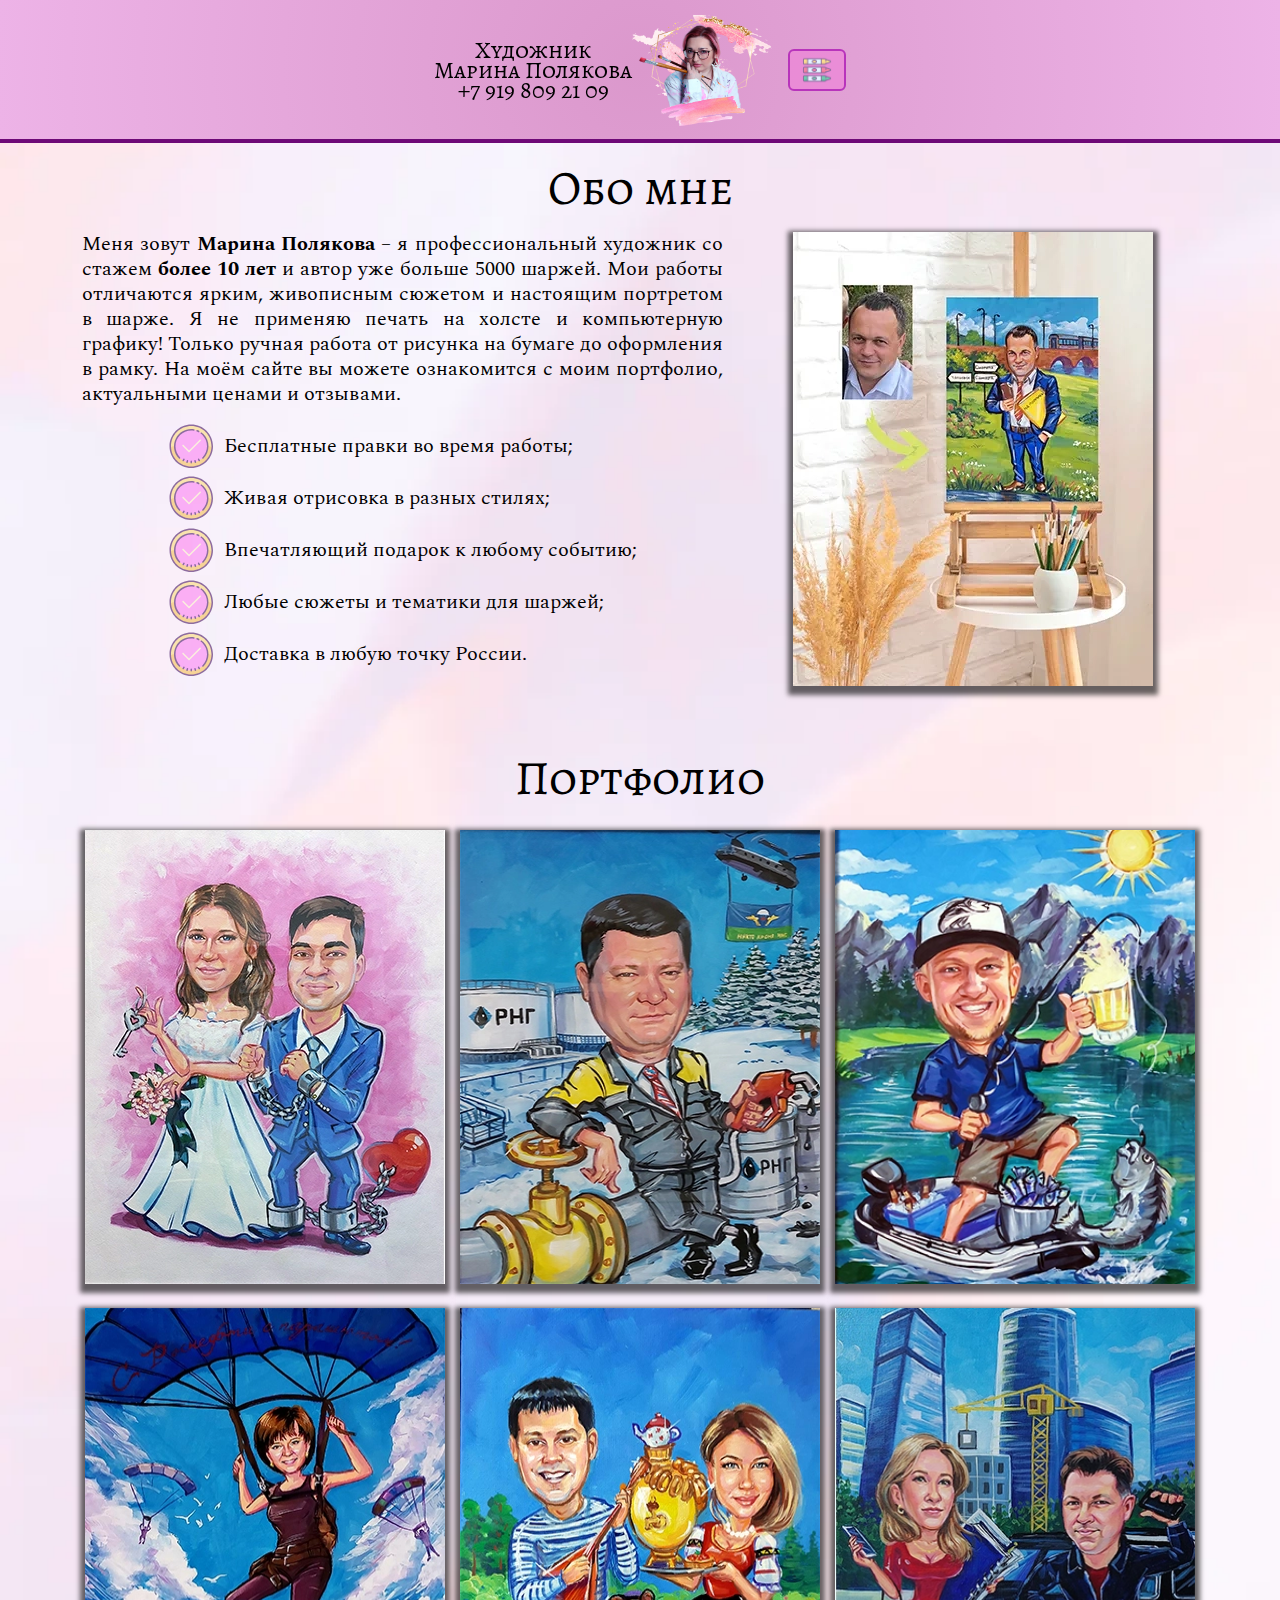
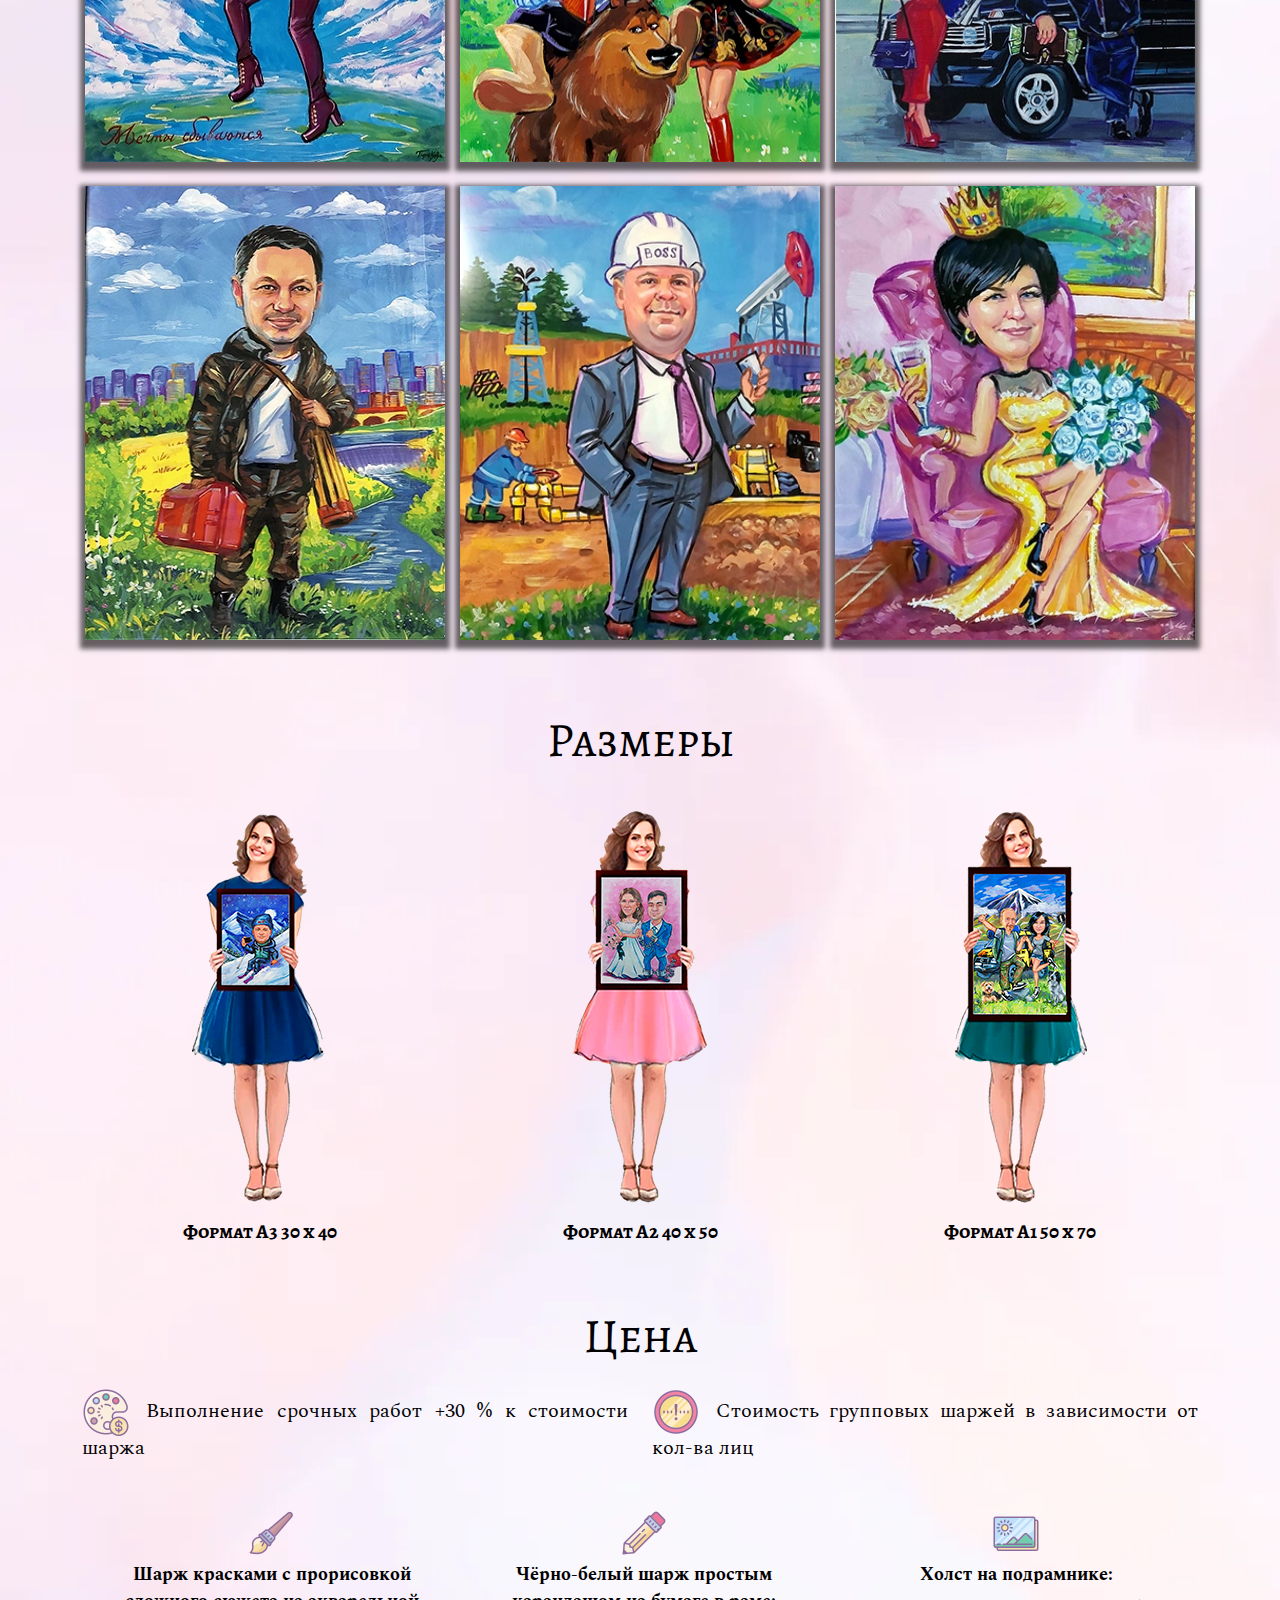
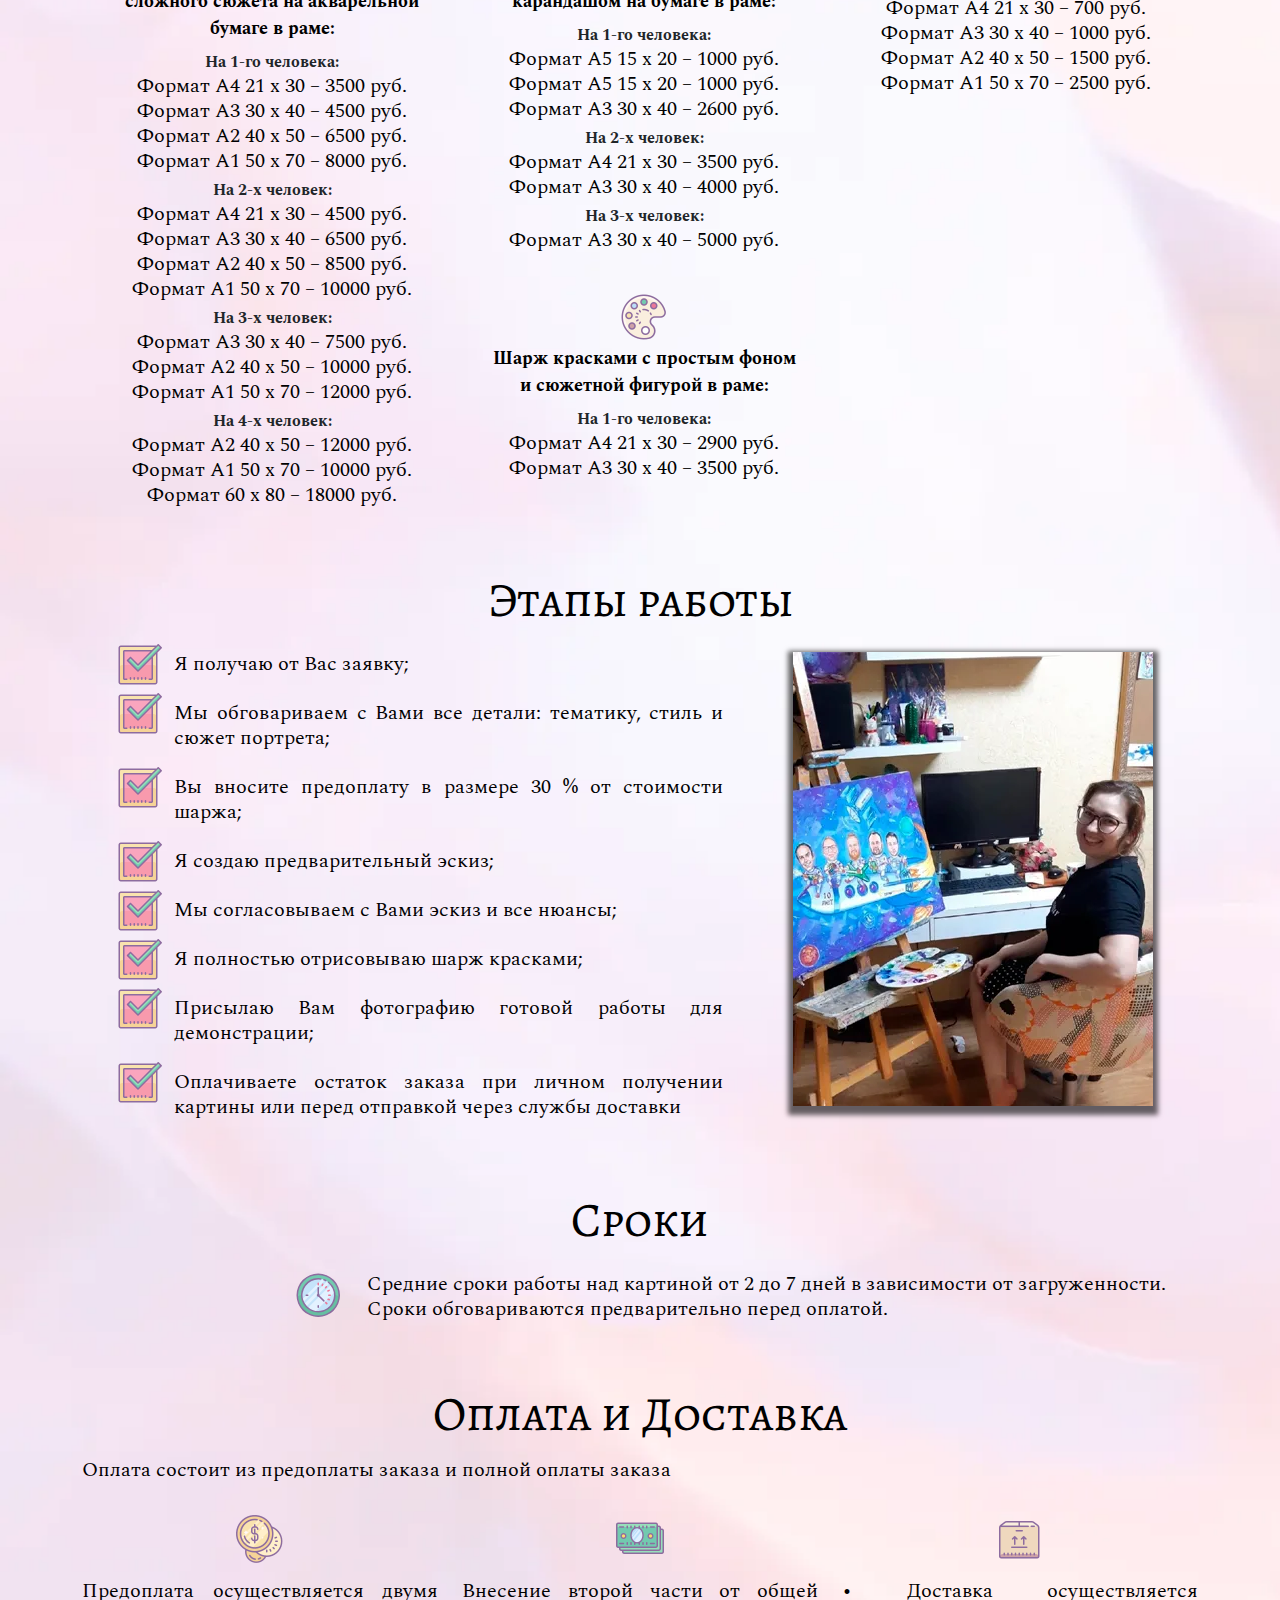
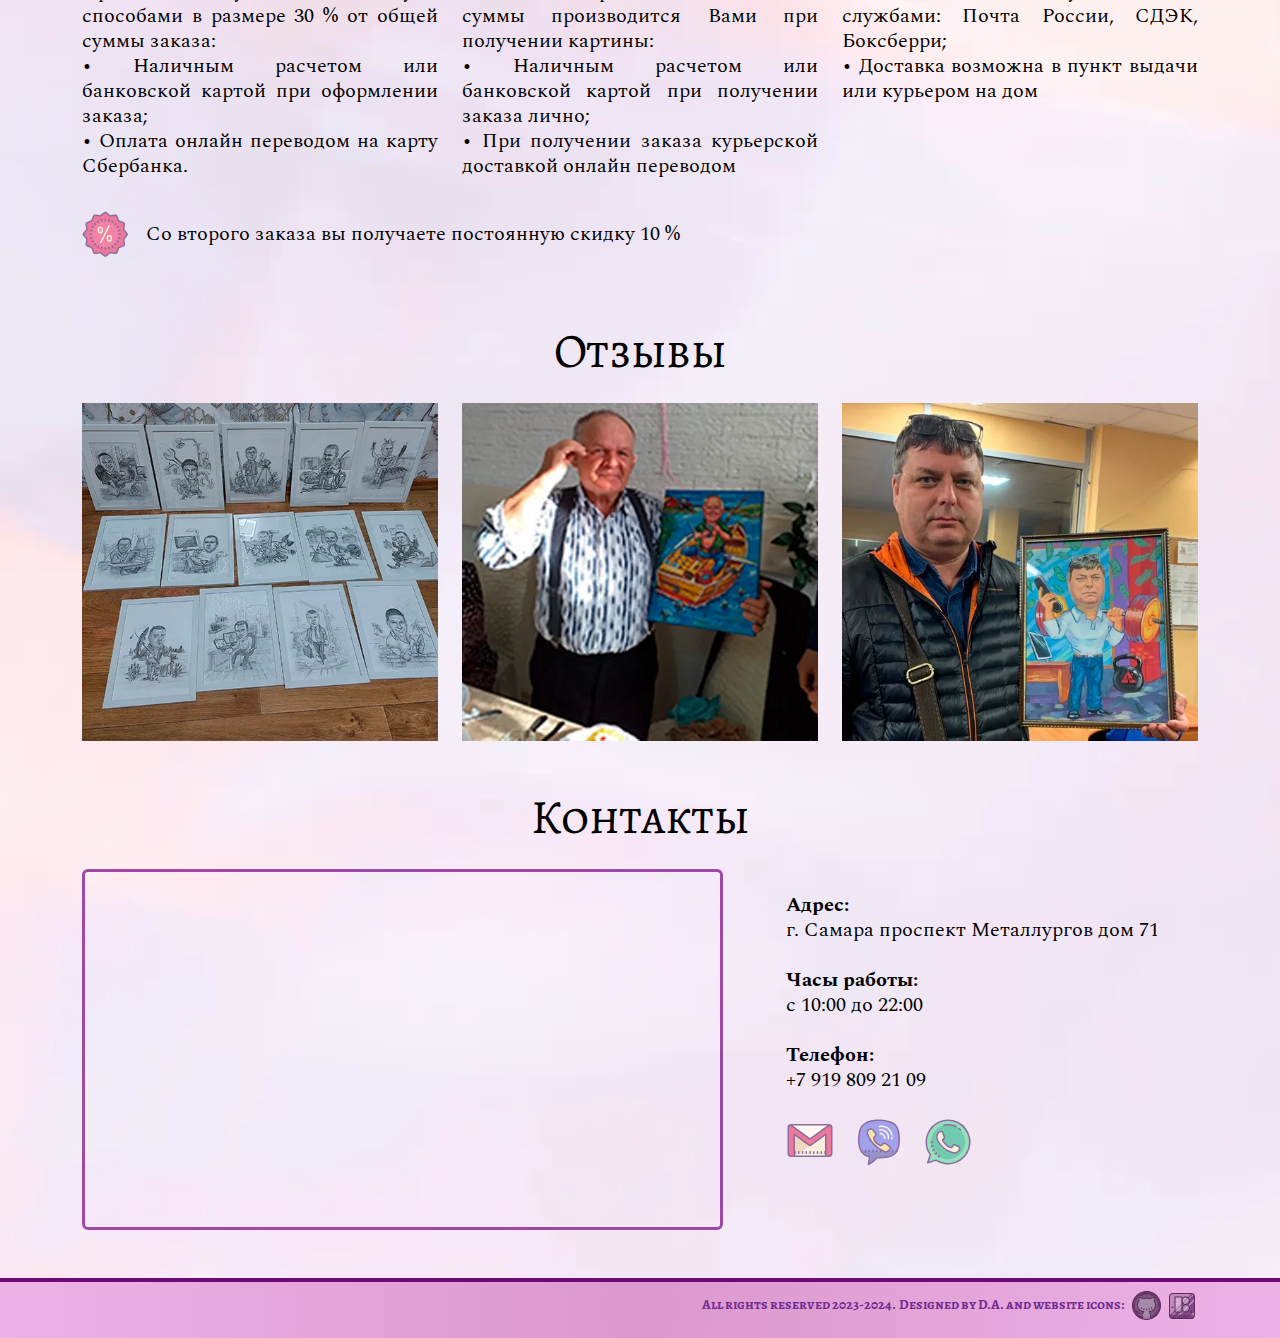
<file: index.html>
<!DOCTYPE html>
<html lang="en">
<head>
   <!--Meta-->
   <meta charset="UTF-8">
   <meta name="viewport" content="width=device-width, initial-scale=1.0">
   <meta name="msapplication-TileColor" content="#ffbef2">
   <meta name="theme-color" content="#ffffff">
   <meta name="description" content="Шарж по фото, отрисовка сюжета художником красками. Рамка в подарок. Срок: 3-7 дней."/>
   <!--Favicon-->
   <link rel="apple-touch-icon" sizes="180x180" href="./image/Favicon/apple-touch-icon.png">
   <link rel="icon" type="image/png" sizes="32x32" href="./image/Favicon/favicon-32x32.png">
   <link rel="icon" type="image/png" sizes="16x16" href="./image/Favicon/favicon-16x16.png">
   <link rel="manifest" href="./image/Favicon/site.webmanifest">
   <link rel="mask-icon" href="./image/Favicon/safari-pinned-tab.svg" color="#b472c6">
   <!--Fonts-->
   <link rel="preconnect" href="https://fonts.googleapis.com">
   <link rel="preconnect" href="https://fonts.gstatic.com" crossorigin>
   <link href="https://fonts.googleapis.com/css2?family=Alegreya+SC:wght@400;500&family=Alegreya:wght@400;500&family=Spectral:wght@400;500&display=swap" rel="stylesheet"> 
   <!--Style-->
   <link href="./css/bootstrap.min.css" rel="stylesheet">
   <link href="./snowFlakes/snow.min.css" rel="stylesheet">
   <link href="./css/style.css" rel="stylesheet">
   <!--Media queries-->
   <link rel="stylesheet" media="only screen and (min-width: 768px) and (max-width: 992px)" href="./css/style.md.css">
   <link rel="stylesheet" media="only screen and (max-width: 767px)" href="./css/style.xs.css">
   <!--Title-->
   <title>Шарж по фото Самара</title>
   <!--JavaScript-->
   <script src="https://www.google.com/recaptcha/api.js?render=<secret-key>"></script>
   <script>
        grecaptcha.ready(function () {
            grecaptcha.execute('<secret-key>', { action: 'contact' }).then(function (token) {
                var recaptchaResponse = document.getElementById('recaptchaResponse');
                recaptchaResponse.value = token;
            });
        });
   </script>
</head>
<body>
    <!--Preloader-->
    <div class="preloader">
        <div class="preloader__image"></div>
    </div>
    
    <!--Animation-->
    <script src="./snowFlakes/Snow.js"></script>
    <script>
        new Snow ({
            icon: '<svg height="24px" style="enable-background:new 0 0 512 512;" version="1.1" viewBox="0 0 512 512" width="24px" xml:space="preserve" xmlns="http://www.w3.org/2000/svg" xmlns:xlink="http://www.w3.org/1999/xlink"><g id="_x31_66_x2C__Heart_x2C__Love_x2C__Like_x2C__Twitter"><g><path d="M365.4,59.628c60.56,0,109.6,49.03,109.6,109.47c0,109.47-109.6,171.8-219.06,281.271    C146.47,340.898,37,278.568,37,169.099c0-60.44,49.04-109.47,109.47-109.47c54.73,0,82.1,27.37,109.47,82.1    C283.3,86.999,310.67,59.628,365.4,59.628z" style="fill:#FF7979;"/></g></g><g id="Layer_1"/></svg>',
            showSnowBalls: false,
            countSnowflake: 50,
        }); // анимация падения иконок на экране
   </script>
  
	<!--Header-->
	<nav class="navbar navbar-expand-xxl bg-primary fixed-top border-bottom border-primary border-4">
		<div class="container justify-content-center">
			<article class="font-logo">Художник<br>Марина Полякова<br>+7 919 809 21 09</article>
			<a class="navbar-brand" href="#"><img class="image-brand" src="./image/icon/Logo.webp" alt="Logo"></a>
			<button class="navbar-toggler border-2" type="button" data-bs-toggle="collapse" data-bs-target="#navbarToggleExternalContent" aria-controls="navbarToggleExternalContent" aria-expanded="false" aria-label="Toggle navigation">
				<span class="navbar-toggler-icon"></span>
			</button>
			<section class="collapse navbar-collapse" id="navbarToggleExternalContent">
				<ul class="nav nav-pills nav-justified">
					<li class="nav-item">
						<a class="nav-link" href="#Portfolio">Портфолио</a>
					</li>
					<li class="nav-item">
						<a class="nav-link" href="#Size">Размеры</a>
					</li>
					<li class="nav-item">
						<a class="nav-link" href="#Price">Цена</a>
					</li>
					<li class="nav-item">
						<a class="nav-link" href="#StepWork">Этапы</a>
					</li>
					<li class="nav-item">
						<a class="nav-link" href="#Terms">Сроки</a>
					</li>
					<li class="nav-item">
						<a class="nav-link" href="#Delivery">Оплата</a>
					</li>
					<li class="nav-item">
						<a class="nav-link" href="#Review">Отзывы</a>
					</li>
					<li class="nav-item">
						<a class="nav-link" href="#Contact">Контакты</a>
					</li>
					<li>
						<button type="button" class="btn btn-nav border-2 btn-outline-primary text-nowrap me-2" data-bs-toggle="modal" data-bs-target="#Order">Заказать</button>
					</li>
				</ul>
			</section>
		</div>
	</nav>
	 
 	<!--About me-->
 	<div class="container mt-0 mt-md-5 pt-5 overflow-hidden text-center">
		<div class="row gy-1 gy-md-3">
			<article class="col-12">
				<h2 class="mt-2 mt-md-4 pt-5">Обо мне</h2>
			</article>
			<div class="col-12 col-sm-12 col-md-7 col-lg-7 col-xl-7 col-xxl-7">
				<ul class="ps-0">
					<li><p>Меня зовут <b>Марина Полякова</b> – я профессиональный художник со стажем <b>более 10 лет</b> и автор уже больше 5000 шаржей. Мои работы отличаются ярким, живописным сюжетом и настоящим портретом в шарже. Я не применяю печать на холсте и компьютерную графику! Только ручная работа от рисунка на бумаге до оформления в рамку. На моём сайте вы можете ознакомится с моим портфолио, актуальными ценами и отзывами.</p></li>
				</ul>
				<article class="content-center">
					<ul class="ps-0">
						<li class="mb-1 xs-font"><img class="icon me-2" src="./image/icon/Ok.svg" alt="icon">Бесплатные правки во время работы;</li>
						<li class="mb-1 xs-font"><img class="icon me-2" src="./image/icon/Ok.svg" alt="icon">Живая отрисовка в разных стилях;</li>
						<li class="mb-1 xs-font"><img class="icon me-2" src="./image/icon/Ok.svg" alt="icon">Впечатляющий подарок к любому событию;</li>
						<li class="mb-1 xs-font"><img class="icon me-2" src="./image/icon/Ok.svg" alt="icon">Любые сюжеты и тематики для шаржей;</li>
						<li class="mb-1 xs-font"><img class="icon me-2" src="./image/icon/Ok.svg" alt="icon">Доставка в любую точку России.</li>
					</ul>
				</article>
			</div>
			<div class="col-12 col-sm-12 col-md-5 col-lg-5 col-xl-5 col-xxl-5 content-center mb-3">
				<section id="Carousel" class="carousel slide" data-bs-ride="carousel">
					<section class="carousel-inner">
						<article class="carousel-item active">
							<img src="./image/BeforeAfter/1.webp" class="d-block w-100" alt="carousel">
						</article>
						<article class="carousel-item">
							<img src="./image/BeforeAfter/2.webp" class="d-block w-100" alt="carousel">
						</article>
						<article class="carousel-item">
							<img src="./image/BeforeAfter/3.webp" class="d-block w-100" alt="carousel">
						</article>
						<article class="carousel-item">
							<img src="./image/BeforeAfter/4.webp" class="d-block w-100" alt="carousel">
						</article>
					</section>
				</section>
			</div>
		</div>
 	</div>
 	
 	<noindex>
	<!--Order-->
	<div class="modal fade" id="Order" data-bs-backdrop="static" data-bs-keyboard="false" tabindex="-1" aria-labelledby="staticBackdropLabel" aria-hidden="true">
		<div class="modal-dialog modal-dialog-centered">
		  	<div class="modal-content">
				<form class="form js-form" method="POST" action="./php/telegrambot.php" enctype="multipart/form-data">
					<div class="modal-header bg-danger border-bottom border-primary border-4">
						<h1 class="modal-title fs-5" id="exampleModalLabel">Оформить заказ</h1>
						<button type="button" class="btn-close" data-bs-dismiss="modal" aria-label="Close"></button>
					</div>

					<div class="modal-body bg-light">
						<div class="row mb-3">
							<div class="col-12 col-sm-12 col-lg-6 col-md-6 col-xl-6 col-xxl-6 mb-3">
								<label class="form-label"><b>Имя:</b></label>
								<input class="form-control input js-input" maxlength="20" id="FirstNameInput" placeholder="Как к Вам обращаться" name="FirstName">
							</div>
					        <div class="col-12 col-sm-12 col-lg-6 col-md-6 col-xl-6 col-xxl-6 mb-3">
							    <label class="form-label"><b>Контактный номер:</b></label>
							    <input class="form-control input js-input" maxlength="11" id="PhoneInput" placeholder="Ваш телефон для связи" name="Phone">
						    </div>
						</div>
					</div>
					
					<div class="modal-footer bg-danger border-top border-primary border-4">
						<div class="row justify-content-end">
						    <div class="col-8" style="line-height: 1rem;">
				                This site is protected by reCAPTCHA and the Google <a href="https://policies.google.com/privacy">Privacy Policy</a> and<a href="https://policies.google.com/terms"> Terms of Service</a> apply.
						    </div>
						    <div class="col-4 content-center">
								<button type="submit" class="btn btn-outline-primary border-2 text-nowrap me-2">Отправить</button>
						    </div>
						</div>
					</div>
					<input type="hidden" name="recaptcha_response" id="recaptchaResponse">
					<input name="theme" type="hidden" class="contact-form__input contact-form__input_theme"
					value="у нас нас заявочка с сайта">
				</form>
		  </div>
		</div>
	</div>

	<!--Portfolio-->
	<span class="anchor" id="Portfolio"></span>
	<div class="container mt-3 mt-md-5 overflow-hidden text-center">
		<div class="row gy-3 gy-md-4 gx-2 mb-4">
			<article class="col-12">
				<h2 class="mt-2">Портфолио</h2>
			</article>
			<article class="col-6 col-sm-6 col-lg-4 col-md-4 col-xl-4 col-xxl-4">
			  	<img class="image" src="./image/Portfolio/1.webp" alt="image">
			</article>
			<article class="col-6 col-sm-6 col-lg-4 col-md-4 col-xl-4 col-xxl-4">
				<img class="image" src="./image/Portfolio/4.webp" alt="image">
			</article>
			<article class="col-6 col-sm-6 col-lg-4 col-md-4 col-xl-4 col-xxl-4">
			  	<img class="image" src="./image/Portfolio/7.webp" alt="image">
			</article>
			<article class="col-6 col-sm-6 col-lg-4 col-md-4 col-xl-4 col-xxl-4">
			  	<img class="image" src="./image/Portfolio/2.webp" alt="image">
			</article>   
			<article class="col-6 col-sm-6 col-lg-4 col-md-4 col-xl-4 col-xxl-4">
			  	<img class="image" src="./image/Portfolio/5.webp" alt="image">
			</article>
			<article class="col-6 col-sm-6 col-lg-4 col-md-4 col-xl-4 col-xxl-4">
			  	<img class="image" src="./image/Portfolio/8.webp" alt="image">
			</article>
			<article class="col-6 col-sm-6 col-lg-4 col-md-4 col-xl-4 col-xxl-4">
			  	<img class="image" src="./image/Portfolio/3.webp" alt="image">
			</article>
			<article class="col-6 col-sm-6 col-lg-4 col-md-4 col-xl-4 col-xxl-4">
			  	<img class="image" src="./image/Portfolio/6.webp" alt="image">
			</article>
			<article class="col-6 col-sm-6 col-lg-4 col-md-4 col-xl-4 col-xxl-4">
			  	<img class="image" src="./image/Portfolio/9.webp" alt="image">
			</article>
		</div>
	</div>

 	<!--Size-->
	<span class="anchor" id="Size"></span>
 	<div class="container mt-2 mt-md-5 overflow-hidden text-center">
		<div class="row gy-md-4">
			<article class="col-12">
				<h2 class="mt-2">Размеры</h2>
			</article>
			<article class="col-4 text-center">
				<img class="image1" src="./image/Size/1.webp" alt="image">
				<h5><b>Формат А3 30 x 40</b></h5>
			</article>
			<article class="col-4 text-center">
				<img class="image1" src="./image/Size/2.webp" alt="image">
				<h5><b>Формат А2 40 x 50</b></h5>
			</article>
			<article class="col-4 text-center">
				<img class="image1" src="./image/Size/3.webp" alt="image">
				<h5><b>Формат А1 50 x 70</b></h5>
			</article>
		</div>
	</div>

	<!--Price-->
	<span class="anchor" id="Price"></span>
	<div class="container mt-2 mt-md-5 overflow-hidden text-center">
		<div class="row gy-1 gy-md-4">
			<article class="col-12">
				<h2 class="mt-2">Цена</h2>
			</article>
			<article class="col-12 col-sm-12 col-md-12 col-lg-6 col-xl-6 col-xxl-6  content-center">
				<p><img class="icon icon-d me-3" src="./image/icon/Price1.png" alt="icon">Выполнение срочных работ +30 % к стоимости шаржа</p>
			</article>	
			<article class="col-12 col-sm-12 col-md-12 col-lg-6 col-xl-6 col-xxl-6 content-center">
				<p><img class="icon icon-d me-3" src="./image/icon/Price2.png" alt="icon">Стоимость групповых шаржей в зависимости от кол-ва лиц</p>
			</article>
			<div class="row gy-1 gy-md-3">
				<div class="col-6 col-sm-6 col-md-6 col-lg-4 col-xl-4 col-xxl-4">
					<ul class="content-center">
						<img class="icon" src="./image/icon/Price4.png" alt="icon">
						<h6 class="mt-1">Шарж красками с прорисовкой сложного сюжета на акварельной бумаге в раме:</h6>
						<b class="xs-font">На 1-го человека:</b>
						<li class="xs-font">Формат А4 21 х 30 – 3500 руб.</li>
						<li class="xs-font">Формат А3 30 х 40 – 4500 руб.</li>
						<li class="xs-font">Формат А2 40 х 50 – 6500 руб.</li>
						<li class="xs-font">Формат А1 50 х 70 – 8000 руб.</li>
						<b class="mt-1 xs-font">На 2-х человек:</b>
						<li class="xs-font">Формат А4 21 х 30 – 4500 руб.</li>
						<li class="xs-font">Формат А3 30 х 40 – 6500 руб.</li>
						<li class="xs-font">Формат А2 40 х 50 – 8500 руб.</li>
						<li class="xs-font">Формат А1 50 х 70 – 10000 руб.</li>
						<b class="mt-1 xs-font">На 3-х человек:</b>
						<li class="xs-font">Формат А3 30 х 40 – 7500 руб.</li>
						<li class="xs-font">Формат А2 40 х 50 – 10000 руб.</li>
						<li class="xs-font">Формат А1 50 х 70 – 12000 руб.</li>
						<b class="mt-1 xs-font">На 4-х человек:</b>
						<li class="xs-font">Формат А2 40 х 50 – 12000 руб.</li>
						<li class="xs-font">Формат А1 50 х 70 – 10000 руб.</li>
						<li class="xs-font">Формат 60 х 80 – 18000 руб.</li>
					</ul>
				</div>
				<div class="col-6 col-sm-6 col-md-6 col-lg-4 col-xl-4 col-xxl-4">
					<ul class="content-center">
						<img class="icon" src="./image/icon/Price3.png" alt="icon">
						<h6 class="mt-1">Чёрно-белый шарж простым карандашом на бумаге в раме:</h6>
						<b class="xs-font">На 1-го человека:</b>
						<li class="xs-font">Формат А5 15 х 20 – 1000 руб.</li>
						<li class="xs-font">Формат А5 15 х 20 – 1000 руб.</li>
						<li class="xs-font">Формат А3 30 х 40 – 2600 руб.</li>
						<b class="mt-1 xs-font">На 2-х человек:</b>
						<li class="xs-font">Формат А4 21 х 30 – 3500 руб.</li>
						<li class="xs-font">Формат А3 30 х 40 – 4000 руб.</li>
						<b class="mt-1 xs-font">На 3-х человек:</b>
						<li class="xs-font">Формат А3 30 х 40 – 5000 руб.</li>
					</ul>
					<ul class="content-center">
						<br>
						<img class="icon" src="./image/icon/Price5.png" alt="icon">
						<h6 class="mt-1">Шарж красками с простым фоном и сюжетной фигурой в раме:</h6>
						<b class="xs-font">На 1-го человека:</b>
						<li class="xs-font">Формат А4 21 х 30 – 2900 руб.</li>
						<li class="xs-font">Формат А3 30 х 40 – 3500 руб.</li>
					</ul>
				</div>
				<div class="col-6 col-sm-6 col-md-6 col-lg-4 col-xl-4 col-xxl-4">
					<ul class="content-center">
						<img class="icon" src="./image/icon/Price6.png" alt="icon">
						<h6 class="mt-1">Холст на подрамнике:</h6>
						<li class="xs-font">Формат А4 21 х 30 – 700 руб.</li>
						<li class="xs-font">Формат А3 30 х 40 – 1000 руб.</li>
						<li class="xs-font">Формат А2 40 х 50 – 1500 руб.</li>
						<li class="xs-font">Формат А1 50 х 70 – 2500 руб.</li>
					</ul>
				</div>
			</div>
		</div>
	</div>

	<!--Step work-->
	<span class="anchor" id="StepWork"></span>
	<div class="container mt-2 mt-md-5">
		<div class="row gy-4">
			<article class="col-12">
				<h2 class="mt-2">Этапы работы</h2>
			</article>
			<div class="col-12 col-sm-12 col-md-7 col-lg-7 col-xl-7 col-xxl-7">
				<ul>
					<li class="mb-3 mb-md-4 long-list">Я получаю от Вас заявку;</li>
					<li class="mb-3 mb-md-4 long-list">Мы обговариваем с Вами все детали: тематику, стиль и сюжет портрета;</li>
					<li class="mb-3 mb-md-4 long-list">Вы вносите предоплату в размере 30 % от стоимости шаржа;</li>
					<li class="mb-3 mb-md-4 long-list">Я создаю предварительный эскиз;</li>
					<li class="mb-3 mb-md-4 long-list">Мы согласовываем с Вами эскиз и все нюансы;</li>
					<li class="mb-3 mb-md-4 long-list">Я полностью отрисовываю шарж красками;</li>
					<li class="mb-3 mb-md-4 long-list">Присылаю Вам фотографию готовой работы для демонстрации;</li>
					<li class="mb-3 mb-md-4 long-list">Оплачиваете остаток заказа при личном получении картины или перед отправкой через службы доставки</li>
				</ul>
			</div>
			<article class="col-md-5 col-lg-5 col-xl-5 col-xxl-5 text-center">
				<img class="image-d" src="./image/Steps.webp" alt="photo">
			</article>
		</div>
	</div>

	<!--Terms-->
	<span class="anchor" id="Terms"></span>
	<div class="container mt-2 mt-md-5 overflow-hidden text-center">
		<div class="row gy-md-4">
			<article class="col-12">
				<h2 class="mt-2">Сроки</h2>
			</article>
			<article class="col-md-2 col-lg-3 col-xl-3 col-xxl-3 content-right">
				<img class="icon-d" src="./image/icon/Terms.svg" 
				alt="icon">
			</article>
			<article class="col-12 col-sm-12 col-md-10 col-lg-9 col-xl-9 col-xxl-9">
				<p>Средние сроки работы над картиной от 2 до 7 дней в зависимости от загруженности.<br>Сроки обговариваются предварительно перед оплатой.</p>
			</article>
		</div>
	</div>

	<!--Delivery-->
	<span class="anchor" id="Delivery"></span>
	<div class="container mt-2 mt-md-5">
		<div class="row gy-1 gy-md-3">
			<article class="col-12">
				<h2 class="mt-2">Оплата и Доставка</h2>
			</article>
			<article class="col-12">
				<p>Оплата состоит из предоплаты заказа и полной оплаты заказа</p>
			</article>
			<article class="col-md-6 col-lg-4 col-xl-4 col-xxl-4 text-center">
				<img class="icon-d mb-0 mb-md-3" src="./image/icon/Delivery1.png" alt="icon">
				<p>Предоплата осуществляется двумя способами в размере 30 % от общей суммы заказа:<br>• Наличным расчетом или банковской картой при  оформлении заказа;<br>• Оплата онлайн переводом на карту Сбербанка.</p>
			</article>
			<article class="col-md-6 col-lg-4 col-xl-4 col-xxl-4 text-center">
				<img class="icon-d mb-0 mb-md-3" src="./image/icon/Delivery2.png" alt="icon">
				<p>Внесение второй части от общей суммы производится Вами при получении картины:<br>• Наличным расчетом или банковской картой при получении заказа лично;<br>• При получении заказа курьерской доставкой онлайн переводом</p>
			</article>
			<article class="col-md-6 col-lg-4 col-xl-4 col-xxl-4 text-center">
				<img class="icon-d mb-0 mb-md-3" src="./image/icon/Delivery3.png" alt="icon">
				<p>• Доставка осуществляется службами: Почта России, СДЭК, Боксберри;<br>• Доставка возможна в пункт выдачи или курьером на дом</p>
			</article>
			<article class="col-12">
				<p><img class="icon-d me-3" src="./image/icon/Delivery4.png" alt="icon">Со второго заказа вы получаете постоянную скидку 10 %</p>
			</article>
		</div>
	</div>

	<!--Review-->
	<span class="anchor" id="Review"></span>
	<div class="container mt-2 mt-md-5 overflow-hidden text-center">
		<div class="row gy-2 gy-md-4">
			<article class="col-12">
				<h2 class="mt-2">Отзывы</h2>
			</article>
			<section id="multiCarousel" class="carousel slide carousel-fade" data-bs-ride="carousel">
				<section class="carousel-inner">
					<article class="carousel-item active">
						<div class="row no-gutters">
							<article class="col-4">
								<img class="img-fluid" src="./image/Review/1.webp">
							</article>
							<article class="col-4">
								<img class="img-fluid" src="./image/Review/2.webp">
							</article>
							<article class="col-4">
								<img class="img-fluid" src="./image/Review/3.webp">
							</article>
						</div>
					</article>
					
					<article class="carousel-item">
						<div class="row no-gutters">
							<article class="col-4">
								<img class="img-fluid" src="./image/Review/4.webp">
							</article>
							<article class="col-4">
								<img class="img-fluid" src="./image/Review/5.webp">
							</article>
							<article class="col-4">
								<img class="img-fluid" src="./image/Review/6.webp">
							</article>
						</div>
					</article>

					<article class="carousel-item">
						<div class="row no-gutters">
							<article class="col-4">
								<img class="img-fluid" src="./image/Review/7.webp">
							</article>
							<article class="col-4">
								<img class="img-fluid" src="./image/Review/8.webp">
							</article>
							<article class="col-4">
								<img class="img-fluid" src="./image/Review/9.webp">
							</article>
						</div>
					</article>
				</section>
			</section>
		</div>
	</div>

	<!--Contact-->
	<span class="anchor" id="Contact"></span>
	<div class="container mt-4 mt-md-5">
		<div class="row gy-1 gy-md-4">
			<article class="col-12">
				<h2 class="mt-2">Контакты</h2>
			</article>
			<article class="col-7 mb-4 mb-md-0">
				<iframe class="border border-danger rounded border-3" src="https://yandex.ru/map-widget/v1/?um=constructor%3A7efd58770257b1cfb9f2a9f47489bb2be6b6df56e0847be5da4dddee40d600ff&amp;source=constructor" width=100% height=100% frameborder="0"></iframe>
			</article>
			<article class="col-5 mt-5 mb-4 mb-md-5 content-center">
				<p>
					<b>Адрес:</b><br>г. Самара проспект Металлургов дом 71<br> 
					<br><b>Часы работы:</b><br>с 10:00 до 22:00<br><br>
					<b>Телефон:</b><br><a class="phone-link" href="tel:+79198092109">+7 919 809 21 09</a><br><br>
					<a href="mailto:krasnia@yandex.ru" target="_blank"><img class="icon me-1 me-md-2" src="./image/icon/Contact1.svg" alt="icon"></a>
					<a href="viber://chat?number=+79198092109" target="_blank"><img class="icon me-1 me-md-2 ms-1 ms-md-2" src="./image/icon/Contact2.svg" alt="icon"></a>
					<a href="https://api.whatsapp.com/send?phone=79198092109" target="_blank"><img class="icon me-1 me-md-2 ms-1 ms-md-2" src="./image/icon/Contact3.svg" alt="icon"></a>
				</p>
			</article>
		</div>
	</div>

	<!--Footer-->
	<nav class="navbar mt-2 mt-md-5 bg-primary border-top border-primary border-4 pb-0">
		<div class="container justify-content-end">
			<p class="font-footer">
				<b>All rights reserved 2023-2024.</b>
				<b class="me-1">Designed by D.A. and website icons:</b>
				<a href="https://github.com/Daniel-Astaptscev" target="_blank"><img class="icon-mini" src="./image/icon/Footer1.svg" alt="icon"></a>
				<a href="https://icons8.com/" target="_blank"><img class="icon-mini" src="./image/icon/Footer2.svg" alt="icon"></a>
			</p>
		</div>
	</nav>
    </noindex>
        
	<!--JavaScript-->
	<script src="./js/jquery.js"></script>
	<script src="./js/bootstrap.bundle.min.js"></script>
	<script src="./js/validation.js"></script>
	
	<!--Preloader-->
	<script>
	    $(window).on('load', function() {
         $('.preloader').fadeOut().end().delay(400).fadeOut('slow');
    });
	</script>

	<!--Min size button-->
	<script>
	    jQuery(($) => {
        if ($(window).width() >= 768) {
            $('.btn-nav').addClass('btn-lg');
        }
    });
    </script>
</body>
</html>
</file>
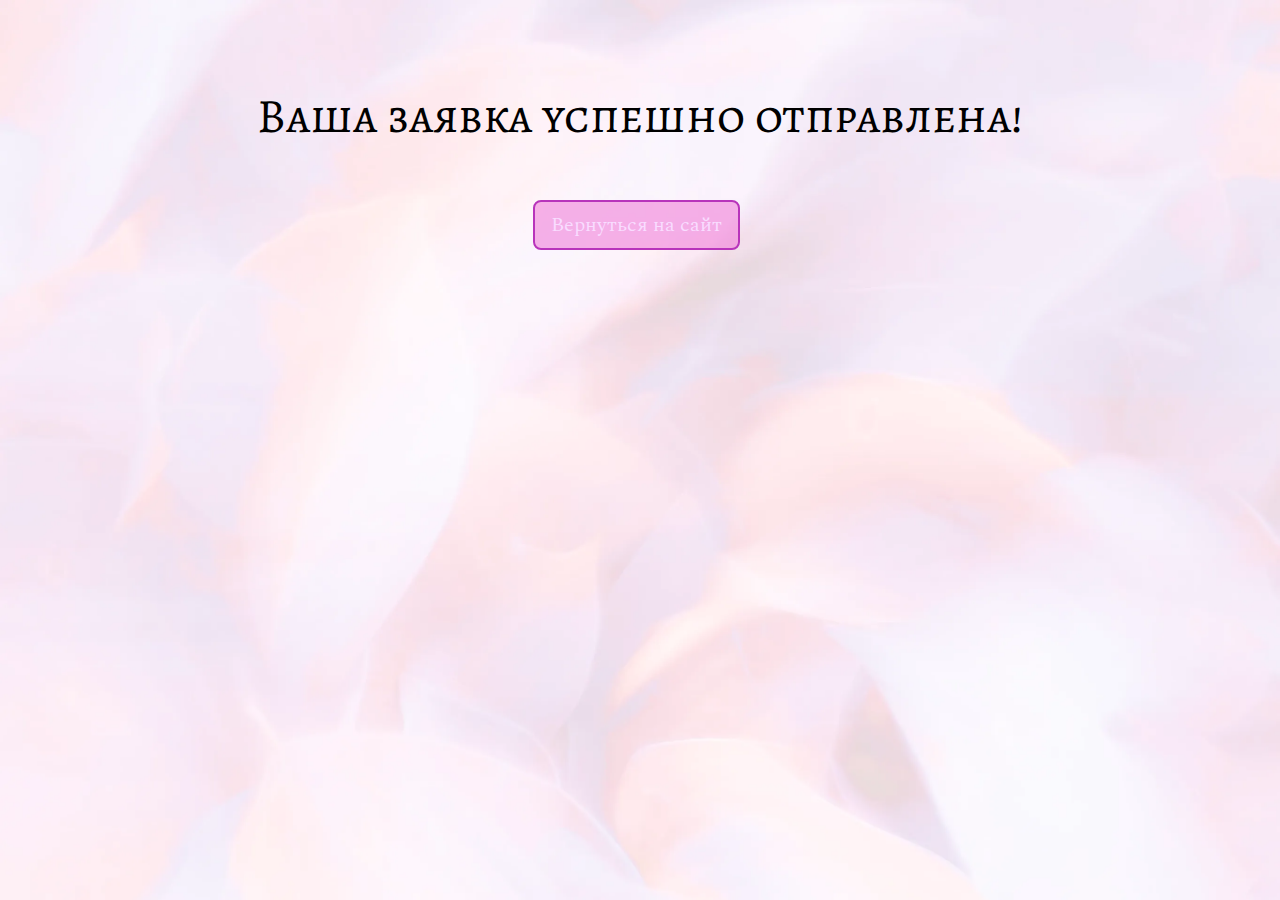
<file: order.html>
<!DOCTYPE html>
<html lang="en">
<head>
   <meta charset="UTF-8">
   <meta name="viewport" content="width=device-width, initial-scale=1.0">
   <!--Favicon-->
   <link rel="apple-touch-icon" sizes="180x180" href="./image/Favicon/apple-touch-icon.png">
   <link rel="icon" type="image/png" sizes="32x32" href="./image/Favicon/favicon-32x32.png">
   <link rel="icon" type="image/png" sizes="16x16" href="./image/Favicon/favicon-16x16.png">
   <link rel="manifest" href="./image/Favicon/site.webmanifest">
   <link rel="mask-icon" href="./image/Favicon/safari-pinned-tab.svg" color="#b472c6">
   <meta name="msapplication-TileColor" content="#ffbef2">
   <meta name="theme-color" content="#ffffff">
   <!--Fonts-->
   <link rel="preconnect" href="https://fonts.googleapis.com">
   <link rel="preconnect" href="https://fonts.gstatic.com" crossorigin>
   <link href="https://fonts.googleapis.com/css2?family=Alegreya+SC:wght@400;500&family=Alegreya:wght@400;500&family=Spectral:wght@400;500&display=swap" rel="stylesheet"> 
   <!--Style-->
   <link href="./css/bootstrap.min.css" rel="stylesheet">
   <link href="./css/style.css" rel="stylesheet">
   <!--Media queries-->
   <link rel="stylesheet" media="only screen and (min-width: 768px) and (max-width: 992px)" href="./css/style.md.css">
   <link rel="stylesheet" media="only screen and (max-width: 767px)" href="./css/style.xs.css">
   <!--Title-->
   <title>Шарж по фото Самара</title>
   <meta name="description" content="шарж, шарж по фото, шаржист, портрет на заказ, дружеский шарж, рисунок шарж, шарж женщине, шарж мужчине, художник в стиле шарж, Марина Полякова">
</head>
<body>
 	<section class="container mt-5 overflow-hidden text-center">
		<section class="row">
			<section class="col-12">
				<h2 class="mt-5 mb-3">Ваша заявка успешно отправлена!</h2>
				<a class="btn btn-lg border-2 btn-outline-primary text-nowrap mt-5 me-2" href="https://polimari.ru/">Вернуться на сайт</a>
			</section>
		</section>
	</section>
</body>
</html>
</file>
<file: css/style.css>
/* Global */
body {
   font-family: 'Alegreya', serif;
   font-family: 'Alegreya SC', serif;
   font-family: 'Spectral', serif;
   background-image: url(../../image/Background/Mainbody.webp); 
   background-size: cover;
}

.phone-link {
   text-decoration: none;
   color: #000;
}

.phone-link:hover {
   color: #9400D3;
}

a {
   text-decoration: none;    
}

/* Fonts: h1-n6 */ 
h2 {
   font-size: 48px;
}

h1 {
   color: #000;
   font-family: Alegreya SC;
   font-style: normal;
}

h2, h5 {
   color: #000;
   text-align: center;
   font-family: Alegreya SC;
   font-style: normal;
   font-weight: 400;
   line-height: 40px; 
}

h6 {
   color: #000;
   text-align: center;
   font-family: Spectral;
   font-style: normal;
   font-weight: 700;
   line-height: normal;
}

/* Fonts: li and text */ 
li {
   list-style-type: none; /* Убираем маркеры */
}

.font-footer { 
   color: #732b92;
   text-align: justify;
   font-family: Alegreya SC;
   font-size: 14px;
   font-style: normal;
   font-weight: 400;
}

p, li { 
   color: #000;
   text-align: justify;
   font-family: Spectral;
   font-style: normal;
   font-weight: 400;
}
   
label, .form-label {
   color: #000;
   font-family: Spectral;
   font-style: normal;
   font-size: 18px;
}

.small-text {
   color: #000;
   font-style: normal;
   font-size: 14px;
}

/* Forms */
.form-control {
	border-color: #6E0977 !important;
	box-shadow: none !important;
}

/* Anchor */
span.anchor {
   margin-top: -6em; /* height of nav */
   display: block;
   height: 6em; /* height of nav */
   visibility: hidden;
   position: relative;
}

/* Icons */ 

.icon, .icon-d {
   width: 48px;
   height: 48px;
}

.navbar-toggler-icon {
    background-image: url(../../image/icon/Menu.png) !important;
}

.icon-mini {
   width: 32px;
   height: 32px;
}

/* Containers */ 
.content-center {
   display: flex;
   flex-direction: column;
   justify-content: center;
   align-items: center;
}

.content-right {
   text-align: right;
}

/* Border and Background */ 
.border-primary {
   border-color:#6E0977 !important;
}

.border-danger {
   border-color:#882091cb !important;
}

.bg-primary {
   background: rgb(208,140,192) !important;
   background: radial-gradient(circle, rgb(219, 152, 204) 0%, rgba(237,179,231,1) 100%) !important;
}

.bg-danger {
   background: rgb(255, 158, 178) !important;
}

.bg-light {
   background: rgba(255, 225, 231, 0.849) !important;
}

/* Buttons */ 
.btn-outline-primary {
   color: #f9dcff !important;
   background-color: #f080d998 !important; 
   background-image: none !important;
   border-color: #B834BB !important;
}

.btn-outline-primary:hover {
   color: #9400D3 !important;
   background-color: #ffbef2d0 !important;
   border-color: #B834BB !important;
}

.btn-outline-primary:disabled {
   color: #000000 !important;
   background-color: #746075 !important;
}

.btn-close {
    box-shadow: none !important;
}

/* Other */ 
.font-logo {
   color: #000;
   text-align: center;
   font-family: Alegreya SC;
   font-size: 24px;
   font-style: normal;
   font-weight: 400;
   line-height: 20px; 
}

.grecaptcha-badge {
    visibility: hidden;
}

/* Navbar */ 
.nav-link {
   color: #f9dcff;
   text-align: center;
   font-family: Alegreya;
   font-style: normal;
   font-weight: 500;
   line-height: normal;
}

.nav-link:hover {
   color: #9400D3;
}

.input.error {
    border: thick double #32a1ce;
}

/* Images */
.image, .image-d {
   width: 360px;
   height: 454px;
   flex-shrink: 0;
   box-shadow: 0px 4px 5px 5px rgba(0, 0, 0, 0.60); /* Тень */
}

.image1 {
   width: 152px;
   height: 420px;
}

.image-brand {
	width: 140px;
	height: 113px;
}
	
/* Carousels */
.carousel#Carousel {
   height: 454px !important;
   width: 360px !important;
   overflow: hidden;
   box-shadow: 0px 4px 5px 5px rgba(0, 0, 0, 0.60); 
}

.carousel-inner#Carousel {
   overflow: visible;
}

.carousel-inner#Carousel img {
   left: 50%;
   max-width: none !important;
   height: auto;
   width: 100%;
   position: absolute;
   top: 230px;
   transform: translate(-50%,-50%);
}

.carousel-inner#multiCarousel .carousel-item#multiCarousel, .active#multiCarousel, .carousel-inner#multiCarousel, .carousel-item-next#multiCarousel, .carousel-inner#multiCarousel, .carousel-item-prev#multiCarousel {
	display: flex;
}

.carousel-inner#multiCarousel, .carousel-item-right#multiCarousel, .active#multiCarousel, .carousel-inner#multiCarousel, .carousel-item-next#multiCarousel {
	transform: translateX(25%);
}

.carousel-inner#multiCarousel, .carousel-item-left#multiCarousel, .active#multiCarousel, .carousel-inner#multiCarousel, .carousel-item-prev#multiCarousel {
	transform:translateX(-25%);
}

.carousel-inner#multiCarousel, .carousel-item-right#multiCarousel, .carousel-inner#multiCarousel, .carousel-item-left#multiCarousel {
	transform:translateX(0);
}
  
/* li */
.long-list {
   position: relative;
   padding-left: 3em; /* здесь регулируется расстояние между иконкой и текстом */
}

.long-list:before {
   content: "";
   display: inline-block; /* это нужно, чтобы можно было управлять шириной и высотой элемента */
   width: 48px;
   height: 48px;
   background: url(../../image/icon/Sqok.svg) 0 0 /cover no-repeat;
   position: absolute;
   left: 0; /* этими значениями выставляйте иконку относительно элемента списка */
   top: -11px;
}

.navbar-toggler {
	color: #ffbef2d0; 
	background-color: #f080d998 !important; 
	border-color: #B834BB !important;
}

/* Preloader */ 
.preloader {
  position: fixed;
  left: 0;
  top: 0;
  right: 0;
  bottom: 0;
  overflow: hidden;
  background: linear-gradient(90deg, rgba(255,255,255,1) 0%, rgba(255,235,255,1) 35%, rgba(255,251,255,1) 100%);
  z-index: 1001;
}

.preloader__image {
  position: relative;
  top: 50%;
  left: 50%;
  width: 128px;
  height: 128px;
  background: url('../../image/preloader.gif') no-repeat 50% 50%; /*расположение (url) изображения gif и др. параметры*/
}

.loaded_hiding .preloader {
  transition: 0.3s opacity;
  opacity: 0;
}

.loaded .preloader {
  display: none;
}

/* Media queries */
@media screen and (min-width: 993px) and (max-width: 1199px) {
	/* Portfolio */
	.image {
      width: 200px;
      height: 254px;
	}
}
	
@media screen and (min-width: 993px) {
	/* Block header */
   p, li { 
		font-size: 20px;
      line-height: 25px;
	}

   /* Price */
   h6 {
      font-size: 18px;
   }
}
</file>
<file: css/style.md.css>
@media screen and (min-width: 768px) and (max-width: 992px) {
	/* Block header */
   p, li { 
		font-size: 18px;
      line-height: 22px;
	}

   .icon {
      width: 32px;
      height: 32px;
   }

   h2 {
      font-size: 40px;
   }

   h5 {
      font-size: 16px;
   }

   .image-brand {
      width: 130px;
      height: 103px;
   }

   /* Footer */
   .font-footer { 
      font-size: 12px;
   }

   .icon-mini {
      width: 32px;
      height: 32px;
   }

   /* Portfolio */
   .image {
      width: 200px;
      height: 254px;
   }

   .image1 {
      width: 102px;
      height: 320px;
   }

   /* Price */
   h6 {
      font-size: 18px;
   }

   /* Carousel */
   .carousel#Carousel {
      height: 254px !important;
      width: 200px !important;
   }

   /* Steps */
   .long-list:before {
      width: 32px;
      height: 32px;
   }
}
</file>
<file: css/style.xs.css>
@media screen and (min-width: 0px) and (max-width: 767px) {
   p, li { 
       font-size: 16px;
       line-height: 17px;
	}

   .xs-font {
       font-size: 14px;
	}
	
	.xss-font {
       font-size: 12px;
	}
	
   .icon {
       width: 32px;
       height: 32px;
   }
   
   h2 {
       font-size: 26px;
   }

   h5 {
       font-size: 12px;
   }

   .image-brand {
       width: 80px;
       height: 63px;
   }

    .font-logo {
        font-size: 20px;
    }
    
   .font-footer { 
       font-size: 8px;
   }

   .icon-mini {
       width: 16px;
       height: 16px;
   }

    .icon-d, .image-d {
        display: none;
   }

   h6 {
       font-size: 14px;
   }

    .navbar-toggler-icon {
       width: 24px;
       height: 24px;
   }
   
   .carousel#Carousel {
       height: 180px !important;
       width: 144px !important;
   }

   .image {
       width: 140px;
       height: 194px;
   }
   
   .image1 {
       width: 102px;
       height: 240px;
   }

    .long-list:before {
        width: 24px;
        height: 24px;
    }
   
   /* li */
    .long-list {
        padding-left: 3em; /* здесь регулируется расстояние между иконкой и текстом */
    }

    .long-list:before {
        display: inline-block; /* это нужно, чтобы можно было управлять шириной и высотой элемента */
        width: 32px;
        height: 32px;
        left: 0px; /* этими значениями выставляйте иконку относительно элемента списка */
        top: -5px;
    }
    
    .preloader__image {
  top: 50%;
  left: 35%;
    }
}
</file>
<file: snowFlakes/snow.min.css>
.snowflakes-box{position:fixed;top:0;z-index:10}.snowflakes-box .snowflake{border-radius:50%;color:#a6e7ff;font-family:FontAwesome;height:20px;position:absolute;width:20px}.snowflakes-box .snowflake:first-child{animation:fall-1 11s linear -3s infinite;opacity:1;transform:translate(47.2803vw,-20px) scale(.5115) rotate(380deg)}@keyframes fall-1{10.153%{transform:translate(47.3603vw,10.153vh) scale(.5115) rotate(380deg)}to{transform:translate(47.2803008vw,100vh) scale(.5115) rotate(380deg)}}.snowflakes-box .snowflake:nth-child(2){animation:fall-2 10s linear -28s infinite;opacity:.4188;transform:translate(6.0271vw,-20px) scale(.4452) rotate(300deg)}@keyframes fall-2{18.503%{transform:translate(11.3335vw,18.503vh) scale(.4452) rotate(300deg)}to{transform:translate(6.027153064vw,100vh) scale(.4452) rotate(300deg)}}.snowflakes-box .snowflake:nth-child(3){animation:fall-3 18s linear -20s infinite;opacity:1;transform:translate(94.4742vw,-20px) scale(.1577) rotate(480deg)}@keyframes fall-3{10.491%{transform:translate(102.198vw,10.491vh) scale(.1577) rotate(480deg)}to{transform:translate(94.474277238vw,100vh) scale(.1577) rotate(480deg)}}.snowflakes-box .snowflake:nth-child(4){animation:fall-4 22s linear -17s infinite;opacity:1;transform:translate(83.804vw,-20px) scale(.4858) rotate(500deg)}@keyframes fall-4{17.794%{transform:translate(93.7732vw,17.794vh) scale(.4858) rotate(500deg)}to{transform:translate(83.804099692vw,100vh) scale(.4858) rotate(500deg)}}.snowflakes-box .snowflake:nth-child(5){animation:fall-5 27s linear -15s infinite;opacity:.117;transform:translate(92.4653vw,-20px) scale(.1509) rotate(20deg)}@keyframes fall-5{10.678%{transform:translate(87.5034vw,10.678vh) scale(.1509) rotate(20deg)}to{transform:translate(92.465250381vw,100vh) scale(.1509) rotate(20deg)}}.snowflakes-box .snowflake:nth-child(6){animation:fall-6 27s linear -27s infinite;opacity:1;transform:translate(21.638vw,-20px) scale(.3392) rotate(120deg)}@keyframes fall-6{14.448%{transform:translate(12.7799vw,14.448vh) scale(.3392) rotate(120deg)}to{transform:translate(21.637911419vw,100vh) scale(.3392) rotate(120deg)}}.snowflakes-box .snowflake:nth-child(7){animation:fall-7 15s linear -10s infinite;opacity:.7462;transform:translate(88.9117vw,-20px) scale(.8152) rotate(600deg)}@keyframes fall-7{12.087%{transform:translate(85.4907vw,12.087vh) scale(.8152) rotate(600deg)}to{transform:translate(88.91166579vw,100vh) scale(.8152) rotate(600deg)}}.snowflakes-box .snowflake:nth-child(8){animation:fall-8 14s linear -22s infinite;opacity:.0646;transform:translate(70.9726vw,-20px) scale(.6203) rotate(20deg)}@keyframes fall-8{13.247%{transform:translate(65.1227vw,13.247vh) scale(.6203) rotate(20deg)}to{transform:translate(70.972541501vw,100vh) scale(.6203) rotate(20deg)}}.snowflakes-box .snowflake:nth-child(9){animation:fall-9 15s linear -28s infinite;opacity:1;transform:translate(17.6595vw,-20px) scale(.8573) rotate(540deg)}@keyframes fall-9{18.898%{transform:translate(10.6562vw,18.898vh) scale(.8573) rotate(540deg)}to{transform:translate(17.659429967vw,100vh) scale(.8573) rotate(540deg)}}.snowflakes-box .snowflake:nth-child(10){animation:fall-10 24s linear -25s infinite;opacity:1;transform:translate(28.6667vw,-20px) scale(.9289) rotate(560deg)}@keyframes fall-10{17.051%{transform:translate(20.2802vw,17.051vh) scale(.9289) rotate(560deg)}to{transform:translate(28.666616135vw,100vh) scale(.9289) rotate(560deg)}}.snowflakes-box .snowflake:nth-child(11){animation:fall-11 16s linear -16s infinite;opacity:1;transform:translate(10.4361vw,-20px) scale(.6348) rotate(40deg)}@keyframes fall-11{18.565%{transform:translate(20.1742vw,18.565vh) scale(.6348) rotate(40deg)}to{transform:translate(10.436197381vw,100vh) scale(.6348) rotate(40deg)}}.snowflakes-box .snowflake:nth-child(12){animation:fall-12 25s linear -26s infinite;opacity:.1394;transform:translate(98.3461vw,-20px) scale(.3743) rotate(340deg)}@keyframes fall-12{10.91%{transform:translate(100.6946vw,10.91vh) scale(.3743) rotate(340deg)}to{transform:translate(98.346123485vw,100vh) scale(.3743) rotate(340deg)}}.snowflakes-box .snowflake:nth-child(13){animation:fall-13 17s linear -19s infinite;opacity:1;transform:translate(98.032vw,-20px) scale(.459) rotate(40deg)}@keyframes fall-13{17.272%{transform:translate(100.315vw,17.272vh) scale(.459) rotate(40deg)}to{transform:translate(98.03202283vw,100vh) scale(.459) rotate(40deg)}}.snowflakes-box .snowflake:nth-child(14){animation:fall-14 25s linear -10s infinite;opacity:.618;transform:translate(17.6157vw,-20px) scale(.2903) rotate(340deg)}@keyframes fall-14{16.746%{transform:translate(8.4018vw,16.746vh) scale(.2903) rotate(340deg)}to{transform:translate(17.615607861vw,100vh) scale(.2903) rotate(340deg)}}.snowflakes-box .snowflake:nth-child(15){animation:fall-15 20s linear -6s infinite;opacity:.6126;transform:translate(69.2398vw,-20px) scale(.8413) rotate(380deg)}@keyframes fall-15{15.386%{transform:translate(68.0046vw,15.386vh) scale(.8413) rotate(380deg)}to{transform:translate(69.239787648vw,100vh) scale(.8413) rotate(380deg)}}.snowflakes-box .snowflake:nth-child(16){animation:fall-16 22s linear -10s infinite;opacity:1;transform:translate(93.7826vw,-20px) scale(.4076) rotate(460deg)}@keyframes fall-16{10.359%{transform:translate(91.9463vw,10.359vh) scale(.4076) rotate(460deg)}to{transform:translate(93.782581637vw,100vh) scale(.4076) rotate(460deg)}}.snowflakes-box .snowflake:nth-child(17){animation:fall-17 22s linear -20s infinite;opacity:.919;transform:translate(28.5196vw,-20px) scale(.7407) rotate(420deg)}@keyframes fall-17{18.723%{transform:translate(26.8334vw,18.723vh) scale(.7407) rotate(420deg)}to{transform:translate(28.519583138vw,100vh) scale(.7407) rotate(420deg)}}.snowflakes-box .snowflake:nth-child(18){animation:fall-18 18s linear -13s infinite;opacity:.009;transform:translate(44.3125vw,-20px) scale(.9049) rotate(460deg)}@keyframes fall-18{11.049%{transform:translate(37.1015vw,11.049vh) scale(.9049) rotate(460deg)}to{transform:translate(44.31242789vw,100vh) scale(.9049) rotate(460deg)}}.snowflakes-box .snowflake:nth-child(19){animation:fall-19 28s linear -8s infinite;opacity:1;transform:translate(55.4634vw,-20px) scale(.8381) rotate(400deg)}@keyframes fall-19{17.688%{transform:translate(61.0013vw,17.688vh) scale(.8381) rotate(400deg)}to{transform:translate(55.463455379vw,100vh) scale(.8381) rotate(400deg)}}.snowflakes-box .snowflake:nth-child(20){animation:fall-20 23s linear -11s infinite;opacity:.4586;transform:translate(26.6347vw,-20px) scale(.3561) rotate(220deg)}@keyframes fall-20{19.085%{transform:translate(24.4815vw,19.085vh) scale(.3561) rotate(220deg)}to{transform:translate(26.634678468vw,100vh) scale(.3561) rotate(220deg)}}.snowflakes-box .snowflake:nth-child(21){animation:fall-21 24s linear -3s infinite;opacity:.8668;transform:translate(75.6085vw,-20px) scale(.6242) rotate(220deg)}@keyframes fall-21{12.468%{transform:translate(76.0619vw,12.468vh) scale(.6242) rotate(220deg)}to{transform:translate(75.608504534vw,100vh) scale(.6242) rotate(220deg)}}.snowflakes-box .snowflake:nth-child(22){animation:fall-22 29s linear -7s infinite;opacity:.4388;transform:translate(16.589vw,-20px) scale(.8939) rotate(460deg)}@keyframes fall-22{13.114%{transform:translate(11.6748vw,13.114vh) scale(.8939) rotate(460deg)}to{transform:translate(16.588950858vw,100vh) scale(.8939) rotate(460deg)}}.snowflakes-box .snowflake:nth-child(23){animation:fall-23 11s linear -30s infinite;opacity:.5904;transform:translate(56.5833vw,-20px) scale(.5231) rotate(320deg)}@keyframes fall-23{18.356%{transform:translate(60.2423vw,18.356vh) scale(.5231) rotate(320deg)}to{transform:translate(56.58333659vw,100vh) scale(.5231) rotate(320deg)}}.snowflakes-box .snowflake:nth-child(24){animation:fall-24 25s linear -11s infinite;opacity:.779;transform:translate(94.5091vw,-20px) scale(.3078) rotate(500deg)}@keyframes fall-24{15.011%{transform:translate(99.2686vw,15.011vh) scale(.3078) rotate(500deg)}to{transform:translate(94.509147595vw,100vh) scale(.3078) rotate(500deg)}}.snowflakes-box .snowflake:nth-child(25){animation:fall-25 13s linear -18s infinite;opacity:1;transform:translate(69.7724vw,-20px) scale(.2938) rotate(400deg)}@keyframes fall-25{17.155%{transform:translate(61.5144vw,17.155vh) scale(.2938) rotate(400deg)}to{transform:translate(69.77231742vw,100vh) scale(.2938) rotate(400deg)}}.snowflakes-box .snowflake:nth-child(26){animation:fall-26 11s linear -17s infinite;opacity:1;transform:translate(25.2093vw,-20px) scale(.7306) rotate(560deg)}@keyframes fall-26{14.727%{transform:translate(31.5173vw,14.727vh) scale(.7306) rotate(560deg)}to{transform:translate(25.20936308vw,100vh) scale(.7306) rotate(560deg)}}.snowflakes-box .snowflake:nth-child(27){animation:fall-27 29s linear -19s infinite;opacity:1;transform:translate(2.3911vw,-20px) scale(.2223) rotate(140deg)}@keyframes fall-27{11.221%{transform:translate(10.1745vw,11.221vh) scale(.2223) rotate(140deg)}to{transform:translate(2.391177834vw,100vh) scale(.2223) rotate(140deg)}}.snowflakes-box .snowflake:nth-child(28){animation:fall-28 20s linear -9s infinite;opacity:.7434;transform:translate(39.8572vw,-20px) scale(.7842) rotate(160deg)}@keyframes fall-28{16.177%{transform:translate(44.7757vw,16.177vh) scale(.7842) rotate(160deg)}to{transform:translate(39.857249185vw,100vh) scale(.7842) rotate(160deg)}}.snowflakes-box .snowflake:nth-child(29){animation:fall-29 26s linear -28s infinite;opacity:1;transform:translate(35.3094vw,-20px) scale(.7979) rotate(1turn)}@keyframes fall-29{16.596%{transform:translate(26.4626vw,16.596vh) scale(.7979) rotate(1turn)}to{transform:translate(35.309311532vw,100vh) scale(.7979) rotate(1turn)}}.snowflakes-box .snowflake:nth-child(30){animation:fall-30 27s linear -15s infinite;opacity:1;transform:translate(20.7093vw,-20px) scale(.9181) rotate(200deg)}@keyframes fall-30{14.023%{transform:translate(29.3576vw,14.023vh) scale(.9181) rotate(200deg)}to{transform:translate(20.709386483vw,100vh) scale(.9181) rotate(200deg)}}.snowflakes-box .snowflake:nth-child(31){animation:fall-31 13s linear -12s infinite;opacity:1;transform:translate(2.5762vw,-20px) scale(.3872) rotate(20deg)}@keyframes fall-31{15.74%{transform:translate(-6.2544vw,15.74vh) scale(.3872) rotate(20deg)}to{transform:translate(2.576111694vw,100vh) scale(.3872) rotate(20deg)}}.snowflakes-box .snowflake:nth-child(32){animation:fall-32 26s linear -2s infinite;opacity:.634;transform:translate(25.7258vw,-20px) scale(.2742) rotate(180deg)}@keyframes fall-32{14.215%{transform:translate(21.5683vw,14.215vh) scale(.2742) rotate(180deg)}to{transform:translate(25.725758425vw,100vh) scale(.2742) rotate(180deg)}}.snowflakes-box .snowflake:nth-child(33){animation:fall-33 15s linear -20s infinite;opacity:.8024;transform:translate(64.5766vw,-20px) scale(.869) rotate(420deg)}@keyframes fall-33{19.706%{transform:translate(72.9366vw,19.706vh) scale(.869) rotate(420deg)}to{transform:translate(64.5766836vw,100vh) scale(.869) rotate(420deg)}}.snowflakes-box .snowflake:nth-child(34){animation:fall-34 24s linear -23s infinite;opacity:1;transform:translate(46.913vw,-20px) scale(.2396) rotate(540deg)}@keyframes fall-34{12.853%{transform:translate(49.2326vw,12.853vh) scale(.2396) rotate(540deg)}to{transform:translate(46.913023196vw,100vh) scale(.2396) rotate(540deg)}}.snowflakes-box .snowflake:nth-child(35){animation:fall-35 17s linear -27s infinite;opacity:.7036;transform:translate(99.2815vw,-20px) scale(.9354) rotate(180deg)}@keyframes fall-35{11.126%{transform:translate(96.4979vw,11.126vh) scale(.9354) rotate(180deg)}to{transform:translate(99.281472164vw,100vh) scale(.9354) rotate(180deg)}}.snowflakes-box .snowflake:nth-child(36){animation:fall-36 21s linear -1s infinite;opacity:1;transform:translate(74.1067vw,-20px) scale(.2737) rotate(380deg)}@keyframes fall-36{12.857%{transform:translate(67.4621vw,12.857vh) scale(.2737) rotate(380deg)}to{transform:translate(74.106633554vw,100vh) scale(.2737) rotate(380deg)}}.snowflakes-box .snowflake:nth-child(37){animation:fall-37 24s linear -16s infinite;opacity:.3006;transform:translate(10.2623vw,-20px) scale(.8244) rotate(40deg)}@keyframes fall-37{19.234%{transform:translate(3.0647vw,19.234vh) scale(.8244) rotate(40deg)}to{transform:translate(10.262228024vw,100vh) scale(.8244) rotate(40deg)}}.snowflakes-box .snowflake:nth-child(38){animation:fall-38 26s linear -2s infinite;opacity:1;transform:translate(50.9784vw,-20px) scale(.6843) rotate(480deg)}@keyframes fall-38{11.625%{transform:translate(51.1401vw,11.625vh) scale(.6843) rotate(480deg)}to{transform:translate(50.978401617vw,100vh) scale(.6843) rotate(480deg)}}.snowflakes-box .snowflake:nth-child(39){animation:fall-39 10s linear -9s infinite;opacity:1;transform:translate(51.8327vw,-20px) scale(.8058) rotate(180deg)}@keyframes fall-39{18.717%{transform:translate(46.9898vw,18.717vh) scale(.8058) rotate(180deg)}to{transform:translate(51.832651571vw,100vh) scale(.8058) rotate(180deg)}}.snowflakes-box .snowflake:nth-child(40){animation:fall-40 25s linear -5s infinite;opacity:1;transform:translate(55.7605vw,-20px) scale(.3445) rotate(60deg)}@keyframes fall-40{16.55%{transform:translate(47.4001vw,16.55vh) scale(.3445) rotate(60deg)}to{transform:translate(55.760416396vw,100vh) scale(.3445) rotate(60deg)}}.snowflakes-box .snowflake:nth-child(41){animation:fall-41 27s linear -9s infinite;opacity:1;transform:translate(87.1442vw,-20px) scale(.39) rotate(100deg)}@keyframes fall-41{16.951%{transform:translate(92.1106vw,16.951vh) scale(.39) rotate(100deg)}to{transform:translate(87.144249664vw,100vh) scale(.39) rotate(100deg)}}.snowflakes-box .snowflake:nth-child(42){animation:fall-42 30s linear -27s infinite;opacity:.6692;transform:translate(65.6358vw,-20px) scale(.6525) rotate(480deg)}@keyframes fall-42{11.953%{transform:translate(74.9565vw,11.953vh) scale(.6525) rotate(480deg)}to{transform:translate(65.635893207vw,100vh) scale(.6525) rotate(480deg)}}.snowflakes-box .snowflake:nth-child(43){animation:fall-43 14s linear -28s infinite;opacity:.4068;transform:translate(3.1569vw,-20px) scale(.7387) rotate(240deg)}@keyframes fall-43{13.752%{transform:translate(5.7913vw,13.752vh) scale(.7387) rotate(240deg)}to{transform:translate(3.156926344vw,100vh) scale(.7387) rotate(240deg)}}.snowflakes-box .snowflake:nth-child(44){animation:fall-44 15s linear -23s infinite;opacity:.5606;transform:translate(10.9383vw,-20px) scale(.6065) rotate(440deg)}@keyframes fall-44{18.691%{transform:translate(17.5183vw,18.691vh) scale(.6065) rotate(440deg)}to{transform:translate(10.9383658vw,100vh) scale(.6065) rotate(440deg)}}.snowflakes-box .snowflake:nth-child(45){animation:fall-45 25s linear -26s infinite;opacity:.6702;transform:translate(68.6471vw,-20px) scale(.0097) rotate(560deg)}@keyframes fall-45{14.952%{transform:translate(61.8653vw,14.952vh) scale(.0097) rotate(560deg)}to{transform:translate(68.647032182vw,100vh) scale(.0097) rotate(560deg)}}.snowflakes-box .snowflake:nth-child(46){animation:fall-46 24s linear -19s infinite;opacity:1;transform:translate(58.0894vw,-20px) scale(.4061) rotate(280deg)}@keyframes fall-46{14.159%{transform:translate(64.7879vw,14.159vh) scale(.4061) rotate(280deg)}to{transform:translate(58.089466985vw,100vh) scale(.4061) rotate(280deg)}}.snowflakes-box .snowflake:nth-child(47){animation:fall-47 14s linear -4s infinite;opacity:.718;transform:translate(72.7822vw,-20px) scale(.8776) rotate(500deg)}@keyframes fall-47{18.185%{transform:translate(81.9332vw,18.185vh) scale(.8776) rotate(500deg)}to{transform:translate(72.78229151vw,100vh) scale(.8776) rotate(500deg)}}.snowflakes-box .snowflake:nth-child(48){animation:fall-48 14s linear -30s infinite;opacity:1;transform:translate(14.4111vw,-20px) scale(.6661) rotate(320deg)}@keyframes fall-48{16.843%{transform:translate(10.9488vw,16.843vh) scale(.6661) rotate(320deg)}to{transform:translate(14.411065377vw,100vh) scale(.6661) rotate(320deg)}}.snowflakes-box .snowflake:nth-child(49){animation:fall-49 17s linear -28s infinite;opacity:.8278;transform:translate(62.2743vw,-20px) scale(.6111) rotate(460deg)}@keyframes fall-49{19.085%{transform:translate(59.8489vw,19.085vh) scale(.6111) rotate(460deg)}to{transform:translate(62.274275746vw,100vh) scale(.6111) rotate(460deg)}}.snowflakes-box .snowflake:nth-child(50){animation:fall-50 10s linear -28s infinite;opacity:1;transform:translate(45.2482vw,-20px) scale(.8372) rotate(180deg)}@keyframes fall-50{16.642%{transform:translate(44.5493vw,16.642vh) scale(.8372) rotate(180deg)}to{transform:translate(45.248193011vw,100vh) scale(.8372) rotate(180deg)}}.snowflakes-box .snowflake:nth-child(51){animation:fall-51 16s linear -15s infinite;opacity:1;transform:translate(51.0156vw,-20px) scale(.0731) rotate(240deg)}@keyframes fall-51{16.806%{transform:translate(43.636vw,16.806vh) scale(.0731) rotate(240deg)}to{transform:translate(51.015526204vw,100vh) scale(.0731) rotate(240deg)}}.snowflakes-box .snowflake:nth-child(52){animation:fall-52 14s linear -13s infinite;opacity:1;transform:translate(25.1406vw,-20px) scale(.9042) rotate(20deg)}@keyframes fall-52{16.634%{transform:translate(23.8709vw,16.634vh) scale(.9042) rotate(20deg)}to{transform:translate(25.140587303vw,100vh) scale(.9042) rotate(20deg)}}.snowflakes-box .snowflake:nth-child(53){animation:fall-53 19s linear -29s infinite;opacity:.2006;transform:translate(1.3799vw,-20px) scale(.9463) rotate(60deg)}@keyframes fall-53{10.474%{transform:translate(7.5288vw,10.474vh) scale(.9463) rotate(60deg)}to{transform:translate(1.379961489vw,100vh) scale(.9463) rotate(60deg)}}.snowflakes-box .snowflake:nth-child(54){animation:fall-54 15s linear -19s infinite;opacity:1;transform:translate(51.5389vw,-20px) scale(.7381) rotate(80deg)}@keyframes fall-54{13.854%{transform:translate(60.604vw,13.854vh) scale(.7381) rotate(80deg)}to{transform:translate(51.538990651vw,100vh) scale(.7381) rotate(80deg)}}.snowflakes-box .snowflake:nth-child(55){animation:fall-55 22s linear -22s infinite;opacity:1;transform:translate(84.0781vw,-20px) scale(.5693) rotate(220deg)}@keyframes fall-55{11.004%{transform:translate(85.4684vw,11.004vh) scale(.5693) rotate(220deg)}to{transform:translate(84.078113903vw,100vh) scale(.5693) rotate(220deg)}}.snowflakes-box .snowflake:nth-child(56){animation:fall-56 26s linear -5s infinite;opacity:1;transform:translate(95.2082vw,-20px) scale(.9871) rotate(100deg)}@keyframes fall-56{10.7%{transform:translate(101.335vw,10.7vh) scale(.9871) rotate(100deg)}to{transform:translate(95.208261268vw,100vh) scale(.9871) rotate(100deg)}}.snowflakes-box .snowflake:nth-child(57){animation:fall-57 16s linear -15s infinite;opacity:1;transform:translate(8.6861vw,-20px) scale(.3597) rotate(540deg)}@keyframes fall-57{10.115%{transform:translate(5.1597vw,10.115vh) scale(.3597) rotate(540deg)}to{transform:translate(8.686064736vw,100vh) scale(.3597) rotate(540deg)}}.snowflakes-box .snowflake:nth-child(58){animation:fall-58 26s linear -9s infinite;opacity:.3908;transform:translate(80.5801vw,-20px) scale(.9172) rotate(240deg)}@keyframes fall-58{12.367%{transform:translate(78.4052vw,12.367vh) scale(.9172) rotate(240deg)}to{transform:translate(80.580078251vw,100vh) scale(.9172) rotate(240deg)}}.snowflakes-box .snowflake:nth-child(59){animation:fall-59 23s linear -23s infinite;opacity:.8294;transform:translate(44.3049vw,-20px) scale(.3715) rotate(560deg)}@keyframes fall-59{11.759%{transform:translate(38.9391vw,11.759vh) scale(.3715) rotate(560deg)}to{transform:translate(44.304846342vw,100vh) scale(.3715) rotate(560deg)}}.snowflakes-box .snowflake:nth-child(60){animation:fall-60 20s linear -18s infinite;opacity:1;transform:translate(9.7594vw,-20px) scale(.768) rotate(540deg)}@keyframes fall-60{15.309%{transform:translate(19.653vw,15.309vh) scale(.768) rotate(540deg)}to{transform:translate(9.759498936vw,100vh) scale(.768) rotate(540deg)}}.snowflakes-box .snowflake:nth-child(61){animation:fall-61 27s linear -25s infinite;opacity:1;transform:translate(89.1148vw,-20px) scale(.7318) rotate(140deg)}@keyframes fall-61{19.315%{transform:translate(91.3265vw,19.315vh) scale(.7318) rotate(140deg)}to{transform:translate(89.114822117vw,100vh) scale(.7318) rotate(140deg)}}.snowflakes-box .snowflake:nth-child(62){animation:fall-62 26s linear -5s infinite;opacity:1;transform:translate(13.3147vw,-20px) scale(.6184) rotate(140deg)}@keyframes fall-62{11.553%{transform:translate(10.2882vw,11.553vh) scale(.6184) rotate(140deg)}to{transform:translate(13.314669735vw,100vh) scale(.6184) rotate(140deg)}}.snowflakes-box .snowflake:nth-child(63){animation:fall-63 19s linear -7s infinite;opacity:.1854;transform:translate(58.6644vw,-20px) scale(.1883) rotate(120deg)}@keyframes fall-63{18.34%{transform:translate(64.9979vw,18.34vh) scale(.1883) rotate(120deg)}to{transform:translate(58.664463335vw,100vh) scale(.1883) rotate(120deg)}}.snowflakes-box .snowflake:nth-child(64){animation:fall-64 21s linear -29s infinite;opacity:.3366;transform:translate(66.7757vw,-20px) scale(.0129) rotate(440deg)}@keyframes fall-64{19.389%{transform:translate(59.8866vw,19.389vh) scale(.0129) rotate(440deg)}to{transform:translate(66.775631109vw,100vh) scale(.0129) rotate(440deg)}}.snowflakes-box .snowflake:nth-child(65){animation:fall-65 20s linear -15s infinite;opacity:1;transform:translate(79.1918vw,-20px) scale(.4193) rotate(460deg)}@keyframes fall-65{10.167%{transform:translate(85.0738vw,10.167vh) scale(.4193) rotate(460deg)}to{transform:translate(79.19185882vw,100vh) scale(.4193) rotate(460deg)}}.snowflakes-box .snowflake:nth-child(66){animation:fall-66 14s linear -23s infinite;opacity:1;transform:translate(23.427vw,-20px) scale(.2273) rotate(140deg)}@keyframes fall-66{12.829%{transform:translate(13.5608vw,12.829vh) scale(.2273) rotate(140deg)}to{transform:translate(23.426901338vw,100vh) scale(.2273) rotate(140deg)}}.snowflakes-box .snowflake:nth-child(67){animation:fall-67 11s linear -28s infinite;opacity:1;transform:translate(26.3649vw,-20px) scale(.8695) rotate(60deg)}@keyframes fall-67{12.587%{transform:translate(32.9065vw,12.587vh) scale(.8695) rotate(60deg)}to{transform:translate(26.364965416vw,100vh) scale(.8695) rotate(60deg)}}.snowflakes-box .snowflake:nth-child(68){animation:fall-68 12s linear -15s infinite;opacity:1;transform:translate(19.016vw,-20px) scale(.1174) rotate(500deg)}@keyframes fall-68{12.82%{transform:translate(20.926vw,12.82vh) scale(.1174) rotate(500deg)}to{transform:translate(19.0160191vw,100vh) scale(.1174) rotate(500deg)}}.snowflakes-box .snowflake:nth-child(69){animation:fall-69 13s linear -9s infinite;opacity:.0664;transform:translate(70.2864vw,-20px) scale(.4023) rotate(600deg)}@keyframes fall-69{19.063%{transform:translate(80.0123vw,19.063vh) scale(.4023) rotate(600deg)}to{transform:translate(70.286497259vw,100vh) scale(.4023) rotate(600deg)}}.snowflakes-box .snowflake:nth-child(70){animation:fall-70 18s linear -28s infinite;opacity:.3756;transform:translate(4.9489vw,-20px) scale(.306) rotate(560deg)}@keyframes fall-70{14.651%{transform:translate(-1.0881vw,14.651vh) scale(.306) rotate(560deg)}to{transform:translate(4.94883963vw,100vh) scale(.306) rotate(560deg)}}.snowflakes-box .snowflake:nth-child(71){animation:fall-71 20s linear -2s infinite;opacity:.472;transform:translate(95.8009vw,-20px) scale(.5938) rotate(300deg)}@keyframes fall-71{14.052%{transform:translate(104.2548vw,14.052vh) scale(.5938) rotate(300deg)}to{transform:translate(95.800984539vw,100vh) scale(.5938) rotate(300deg)}}.snowflakes-box .snowflake:nth-child(72){animation:fall-72 17s linear -14s infinite;opacity:.4306;transform:translate(69.7493vw,-20px) scale(.1573) rotate(60deg)}@keyframes fall-72{15.588%{transform:translate(63.4337vw,15.588vh) scale(.1573) rotate(60deg)}to{transform:translate(69.749236844vw,100vh) scale(.1573) rotate(60deg)}}.snowflakes-box .snowflake:nth-child(73){animation:fall-73 21s linear -24s infinite;opacity:.9742;transform:translate(4.466vw,-20px) scale(.1498) rotate(320deg)}@keyframes fall-73{18.973%{transform:translate(-3.2367vw,18.973vh) scale(.1498) rotate(320deg)}to{transform:translate(4.465922973vw,100vh) scale(.1498) rotate(320deg)}}.snowflakes-box .snowflake:nth-child(74){animation:fall-74 18s linear -24s infinite;opacity:.0104;transform:translate(5.0172vw,-20px) scale(.9591) rotate(80deg)}@keyframes fall-74{16.414%{transform:translate(2.9169vw,16.414vh) scale(.9591) rotate(80deg)}to{transform:translate(5.017178997vw,100vh) scale(.9591) rotate(80deg)}}.snowflakes-box .snowflake:nth-child(75){animation:fall-75 19s linear -17s infinite;opacity:1;transform:translate(.8932vw,-20px) scale(.2064) rotate(420deg)}@keyframes fall-75{10.873%{transform:translate(-3.6378vw,10.873vh) scale(.2064) rotate(420deg)}to{transform:translate(.89315469vw,100vh) scale(.2064) rotate(420deg)}}.snowflakes-box .snowflake:nth-child(76){animation:fall-76 10s linear -9s infinite;opacity:1;transform:translate(43.4157vw,-20px) scale(.6746) rotate(500deg)}@keyframes fall-76{19.782%{transform:translate(50.4765vw,19.782vh) scale(.6746) rotate(500deg)}to{transform:translate(43.415770608vw,100vh) scale(.6746) rotate(500deg)}}.snowflakes-box .snowflake:nth-child(77){animation:fall-77 12s linear -8s infinite;opacity:.3818;transform:translate(73.9044vw,-20px) scale(.0466) rotate(540deg)}@keyframes fall-77{16.469%{transform:translate(76.7319vw,16.469vh) scale(.0466) rotate(540deg)}to{transform:translate(73.904428275vw,100vh) scale(.0466) rotate(540deg)}}.snowflakes-box .snowflake:nth-child(78){animation:fall-78 21s linear -2s infinite;opacity:.2086;transform:translate(12.1918vw,-20px) scale(.7536) rotate(120deg)}@keyframes fall-78{15.309%{transform:translate(8.223vw,15.309vh) scale(.7536) rotate(120deg)}to{transform:translate(12.191760312vw,100vh) scale(.7536) rotate(120deg)}}.snowflakes-box .snowflake:nth-child(79){animation:fall-79 21s linear -11s infinite;opacity:.8862;transform:translate(42.4113vw,-20px) scale(.6333) rotate(400deg)}@keyframes fall-79{15.622%{transform:translate(46.3064vw,15.622vh) scale(.6333) rotate(400deg)}to{transform:translate(42.411338951vw,100vh) scale(.6333) rotate(400deg)}}.snowflakes-box .snowflake:nth-child(80){animation:fall-80 13s linear -22s infinite;opacity:.139;transform:translate(53.0642vw,-20px) scale(.7768) rotate(420deg)}@keyframes fall-80{18.634%{transform:translate(58.181vw,18.634vh) scale(.7768) rotate(420deg)}to{transform:translate(53.064251168vw,100vh) scale(.7768) rotate(420deg)}}.snowflakes-box .snowflake:nth-child(81){animation:fall-81 29s linear -12s infinite;opacity:1;transform:translate(78.4814vw,-20px) scale(.0939) rotate(340deg)}@keyframes fall-81{11.386%{transform:translate(80.9681vw,11.386vh) scale(.0939) rotate(340deg)}to{transform:translate(78.481424867vw,100vh) scale(.0939) rotate(340deg)}}.snowflakes-box .snowflake:nth-child(82){animation:fall-82 14s linear -26s infinite;opacity:.357;transform:translate(68.5713vw,-20px) scale(.3685) rotate(1turn)}@keyframes fall-82{12.411%{transform:translate(64.5545vw,12.411vh) scale(.3685) rotate(1turn)}to{transform:translate(68.571259832vw,100vh) scale(.3685) rotate(1turn)}}.snowflakes-box .snowflake:nth-child(83){animation:fall-83 10s linear -29s infinite;opacity:.9488;transform:translate(57.6592vw,-20px) scale(.1724) rotate(540deg)}@keyframes fall-83{11.036%{transform:translate(56.241vw,11.036vh) scale(.1724) rotate(540deg)}to{transform:translate(57.659185818vw,100vh) scale(.1724) rotate(540deg)}}.snowflakes-box .snowflake:nth-child(84){animation:fall-84 15s linear -15s infinite;opacity:.2908;transform:translate(78.3856vw,-20px) scale(.0246) rotate(600deg)}@keyframes fall-84{13.789%{transform:translate(78.722vw,13.789vh) scale(.0246) rotate(600deg)}to{transform:translate(78.385603364vw,100vh) scale(.0246) rotate(600deg)}}.snowflakes-box .snowflake:nth-child(85){animation:fall-85 30s linear -1s infinite;opacity:1;transform:translate(52.0041vw,-20px) scale(.2601) rotate(480deg)}@keyframes fall-85{10.23%{transform:translate(56.4435vw,10.23vh) scale(.2601) rotate(480deg)}to{transform:translate(52.004144394vw,100vh) scale(.2601) rotate(480deg)}}.snowflakes-box .snowflake:nth-child(86){animation:fall-86 30s linear -12s infinite;opacity:1;transform:translate(59.5535vw,-20px) scale(.491) rotate(480deg)}@keyframes fall-86{11.287%{transform:translate(61.7213vw,11.287vh) scale(.491) rotate(480deg)}to{transform:translate(59.553521678vw,100vh) scale(.491) rotate(480deg)}}.snowflakes-box .snowflake:nth-child(87){animation:fall-87 11s linear -27s infinite;opacity:1;transform:translate(13.3348vw,-20px) scale(.0506) rotate(180deg)}@keyframes fall-87{12.044%{transform:translate(13.944vw,12.044vh) scale(.0506) rotate(180deg)}to{transform:translate(13.334806092vw,100vh) scale(.0506) rotate(180deg)}}.snowflakes-box .snowflake:nth-child(88){animation:fall-88 28s linear -5s infinite;opacity:1;transform:translate(9.3745vw,-20px) scale(.7808) rotate(460deg)}@keyframes fall-88{11.904%{transform:translate(2.3133vw,11.904vh) scale(.7808) rotate(460deg)}to{transform:translate(9.374429388vw,100vh) scale(.7808) rotate(460deg)}}.snowflakes-box .snowflake:nth-child(89){animation:fall-89 19s linear -17s infinite;opacity:1;transform:translate(7.4814vw,-20px) scale(.5653) rotate(480deg)}@keyframes fall-89{14.563%{transform:translate(-1.7198vw,14.563vh) scale(.5653) rotate(480deg)}to{transform:translate(7.481307988vw,100vh) scale(.5653) rotate(480deg)}}.snowflakes-box .snowflake:nth-child(90){animation:fall-90 25s linear -6s infinite;opacity:1;transform:translate(64.0818vw,-20px) scale(.9293) rotate(560deg)}@keyframes fall-90{15.574%{transform:translate(72.7785vw,15.574vh) scale(.9293) rotate(560deg)}to{transform:translate(64.081886967vw,100vh) scale(.9293) rotate(560deg)}}.snowflakes-box .snowflake:nth-child(91){animation:fall-91 13s linear -8s infinite;opacity:1;transform:translate(37.8889vw,-20px) scale(.1389) rotate(340deg)}@keyframes fall-91{15.571%{transform:translate(42.9041vw,15.571vh) scale(.1389) rotate(340deg)}to{transform:translate(37.888950152vw,100vh) scale(.1389) rotate(340deg)}}.snowflakes-box .snowflake:nth-child(92){animation:fall-92 19s linear -8s infinite;opacity:.5658;transform:translate(76.1665vw,-20px) scale(.2895) rotate(340deg)}@keyframes fall-92{17.836%{transform:translate(72.7589vw,17.836vh) scale(.2895) rotate(340deg)}to{transform:translate(76.166465924vw,100vh) scale(.2895) rotate(340deg)}}.snowflakes-box .snowflake:nth-child(93){animation:fall-93 27s linear -24s infinite;opacity:1;transform:translate(94.5839vw,-20px) scale(.3934) rotate(200deg)}@keyframes fall-93{11.782%{transform:translate(101.0805vw,11.782vh) scale(.3934) rotate(200deg)}to{transform:translate(94.583964966vw,100vh) scale(.3934) rotate(200deg)}}.snowflakes-box .snowflake:nth-child(94){animation:fall-94 29s linear -25s infinite;opacity:1;transform:translate(80.5463vw,-20px) scale(.9311) rotate(160deg)}@keyframes fall-94{13.429%{transform:translate(74.7995vw,13.429vh) scale(.9311) rotate(160deg)}to{transform:translate(80.546242532vw,100vh) scale(.9311) rotate(160deg)}}.snowflakes-box .snowflake:nth-child(95){animation:fall-95 17s linear -19s infinite;opacity:.591;transform:translate(73.9782vw,-20px) scale(.949) rotate(20deg)}@keyframes fall-95{14.44%{transform:translate(81.2775vw,14.44vh) scale(.949) rotate(20deg)}to{transform:translate(73.978272993vw,100vh) scale(.949) rotate(20deg)}}.snowflakes-box .snowflake:nth-child(96){animation:fall-96 25s linear -21s infinite;opacity:.1172;transform:translate(89.2368vw,-20px) scale(.3348) rotate(220deg)}@keyframes fall-96{13.073%{transform:translate(91.3903vw,13.073vh) scale(.3348) rotate(220deg)}to{transform:translate(89.236821535vw,100vh) scale(.3348) rotate(220deg)}}.snowflakes-box .snowflake:nth-child(97){animation:fall-97 15s linear -1s infinite;opacity:1;transform:translate(78.9114vw,-20px) scale(.3778) rotate(60deg)}@keyframes fall-97{18.099%{transform:translate(82.0241vw,18.099vh) scale(.3778) rotate(60deg)}to{transform:translate(78.911431127vw,100vh) scale(.3778) rotate(60deg)}}.snowflakes-box .snowflake:nth-child(98){animation:fall-98 29s linear -8s infinite;opacity:.9128;transform:translate(56.7353vw,-20px) scale(.4104) rotate(520deg)}@keyframes fall-98{18.75%{transform:translate(54.4127vw,18.75vh) scale(.4104) rotate(520deg)}to{transform:translate(56.735276774vw,100vh) scale(.4104) rotate(520deg)}}.snowflakes-box .snowflake:nth-child(99){animation:fall-99 28s linear -8s infinite;opacity:1;transform:translate(93.2123vw,-20px) scale(.5087) rotate(40deg)}@keyframes fall-99{19.328%{transform:translate(89.756vw,19.328vh) scale(.5087) rotate(40deg)}to{transform:translate(93.212265437vw,100vh) scale(.5087) rotate(40deg)}}.snowflakes-box .snowflake:nth-child(100){animation:fall-100 17s linear -24s infinite;opacity:.7784;transform:translate(11.2737vw,-20px) scale(.2515) rotate(500deg)}@keyframes fall-100{11.797%{transform:translate(13.8374vw,11.797vh) scale(.2515) rotate(500deg)}to{transform:translate(11.273725637vw,100vh) scale(.2515) rotate(500deg)}}.snowball-box .snow-layer{background-color:#fff;bottom:0;display:flex;left:0;position:fixed;right:0;width:100%;z-index:100}.snowball-box .snow-layer .snowball-wrap{bottom:0;display:flex;height:0;perspective:100px;position:relative;transform:translateY(0);transition:transform .5s ease-in;width:100%;z-index:50}.snowball-box .snow-layer .snowball-wrap:after{background:#f1f9fc;bottom:0;content:"";display:block;height:7px;left:0;position:absolute;width:100%}.snowball-box .snow-layer .snowball-wrap a{background-color:#f1f9fc;border-radius:60% 40% 0 0;box-shadow:inset -10px 0 14px 0 #c8ebf8;display:block;flex:auto;font-family:FontAwesome;max-width:50%;position:relative;transform:translateY(-6px);transition:all .5s linear;z-index:3}.snowball-box .snow-layer .snowball-wrap a svg:first-child{color:#a6e7ff;content:"";height:12px!important;position:absolute;right:20%;top:10%;width:12px!important}.snowball-box .snow-layer .snowball-wrap a svg:last-child{color:#a6e7ff;content:"";height:12px!important;left:30%;position:absolute;top:15%;width:12px!important}.snowball-box .snow-layer .snowball-wrap a:nth-child(2){border-radius:40% 40% 0 0;box-shadow:inset 10px 0 7px 0 #e6fcf9;height:70px;margin-top:10px}.snowball-box .snow-layer .snowball-wrap a:nth-child(3){border-radius:65% 50% 0 0;box-shadow:inset 5px 0 7px 0 #c5f2ed;height:90px;margin-top:15px}.snowball-box .snow-layer .snowball-wrap a:nth-child(4){box-shadow:inset -10px 0 14px 0 #c8ebf8;height:50px}.snowball-box .snow-layer .snowball-wrap a:nth-child(5){border-radius:40% 46% 0 0;height:70px;margin-top:25px}.snowball-box .snow-layer .snowball-wrap a:nth-child(6){border-radius:66% 45% 0 0;box-shadow:inset 5px 0 5px 0 #c5f2ed;height:90px}.snowball-box .snow-layer .snowball-wrap a:nth-child(7){border-radius:40% 45% 0 0;height:90px;margin-top:18px}.snowball-box .snow-layer .snowball-wrap a:nth-child(8){box-shadow:inset 7px 0 7px 0 #e6fcf9;height:90px}.snowball-box .snow-layer .snowball-wrap a:nth-child(9){border-radius:40% 40% 0 0;box-shadow:inset 5px 0 10px 0 #c5f2ed;height:90px}.snowball-box .snow-layer .snowball-wrap a:nth-child(10){box-shadow:inset -10px 0 7px 0 #c5f2ed;height:70px}.snowball-box .snow-layer .snowball-wrap a:only-child{border-radius:45% 15% 0 0}.snowball-box .snow-layer .snowball-wrap a:only-child:before{right:50%;top:0;transform:translateX(-50%)}.snowball-box .snow-layer .snowball-wrap a:only-child:after{border-radius:63% 25% 0 0;height:45%;left:0;top:0;transform:translateY(0);transition:all 8s linear;width:31%}.snowball-box .snow-layer .snowball-wrap a:last-child{flex:1}.snowball-box .snow-layer .snowball-wrap a:nth-child(3n+3){box-shadow:inset 0 0 20px #f5f5f5,inset 20px 0 20px #c8ebf8,inset -20px 0 20px #c5f2ed,inset 20px 0 10px #c8ebf8,inset -20px 0 20px #c5f2ed,0 0 20px #fff,-10px 0 20px #c8ebf8,10px 0 20px #c5f2ed}.snowball-box .snow-layer .snowball-wrap a:nth-child(2n){margin-left:-40px;z-index:2}.snowball-box .snow-layer .snowball-wrap a:nth-child(2n):after{left:50%;top:-2px}.snowball-box .snow-layer .snowball-wrap a:first-child{min-width:145px}.snowball-box .snow-layer .snowball-wrap a:first-child:before{animation:falldown-1 19s linear 3s infinite;opacity:1}.snowball-box .snow-layer .snowball-wrap a:first-child:after{opacity:1}@keyframes falldown-1{16.904%{opacity:0}to{box-shadow:inset -3px 0 10px 0 #c8ebf8;opacity:1}}.snowball-box .snow-layer .snowball-wrap a:nth-child(2){min-width:91px}.snowball-box .snow-layer .snowball-wrap a:nth-child(2):before{animation:falldown-2 10s linear 22s infinite;opacity:1}.snowball-box .snow-layer .snowball-wrap a:nth-child(2):after{opacity:1}@keyframes falldown-2{12.253%{opacity:0}to{box-shadow:inset -3px 0 10px 0 #c8ebf8;opacity:1}}.snowball-box .snow-layer .snowball-wrap a:nth-child(3){min-width:113px}.snowball-box .snow-layer .snowball-wrap a:nth-child(3):before{animation:falldown-3 15s linear 2s infinite;opacity:1}.snowball-box .snow-layer .snowball-wrap a:nth-child(3):after{opacity:1}@keyframes falldown-3{10.85%{opacity:0}to{box-shadow:inset -3px 0 10px 0 #c8ebf8;opacity:1}}.snowball-box .snow-layer .snowball-wrap a:nth-child(4){min-width:85px}.snowball-box .snow-layer .snowball-wrap a:nth-child(4):before{animation:falldown-4 18s linear 12s infinite;opacity:.466}.snowball-box .snow-layer .snowball-wrap a:nth-child(4):after{opacity:1}@keyframes falldown-4{18.644%{opacity:0}to{box-shadow:inset -3px 0 10px 0 #c8ebf8;opacity:1}}.snowball-box .snow-layer .snowball-wrap a:nth-child(5){min-width:88px}.snowball-box .snow-layer .snowball-wrap a:nth-child(5):before{animation:falldown-5 15s linear 16s infinite;opacity:1}.snowball-box .snow-layer .snowball-wrap a:nth-child(5):after{opacity:1}@keyframes falldown-5{15.937%{opacity:0}to{box-shadow:inset -3px 0 10px 0 #c8ebf8;opacity:1}}.snowball-box .snow-layer .snowball-wrap a:nth-child(6){min-width:94px}.snowball-box .snow-layer .snowball-wrap a:nth-child(6):before{animation:falldown-6 17s linear 5s infinite;opacity:1}.snowball-box .snow-layer .snowball-wrap a:nth-child(6):after{opacity:1}@keyframes falldown-6{12.129%{opacity:0}to{box-shadow:inset -3px 0 10px 0 #c8ebf8;opacity:1}}.snowball-box .snow-layer .snowball-wrap a:nth-child(7){min-width:92px}.snowball-box .snow-layer .snowball-wrap a:nth-child(7):before{animation:falldown-7 29s linear 22s infinite;opacity:1}.snowball-box .snow-layer .snowball-wrap a:nth-child(7):after{opacity:1}@keyframes falldown-7{17.189%{opacity:0}to{box-shadow:inset -3px 0 10px 0 #c8ebf8;opacity:1}}.snowball-box .snow-layer .snowball-wrap a:nth-child(8){min-width:115px}.snowball-box .snow-layer .snowball-wrap a:nth-child(8):before{animation:falldown-8 26s linear 21s infinite;opacity:1}.snowball-box .snow-layer .snowball-wrap a:nth-child(8):after{opacity:1}@keyframes falldown-8{18.545%{opacity:0}to{box-shadow:inset -3px 0 10px 0 #c8ebf8;opacity:1}}.snowball-box .snow-layer .snowball-wrap a:nth-child(9){min-width:134px}.snowball-box .snow-layer .snowball-wrap a:nth-child(9):before{animation:falldown-9 13s linear 17s infinite;opacity:.8806}.snowball-box .snow-layer .snowball-wrap a:nth-child(9):after{opacity:1}@keyframes falldown-9{12.861%{opacity:0}to{box-shadow:inset -3px 0 10px 0 #c8ebf8;opacity:1}}.snowball-box .snow-layer .snowball-wrap a:nth-child(10){min-width:126px}.snowball-box .snow-layer .snowball-wrap a:nth-child(10):before{animation:falldown-10 23s linear 10s infinite;opacity:.8694}.snowball-box .snow-layer .snowball-wrap a:nth-child(10):after{opacity:1}@keyframes falldown-10{14.345%{opacity:0}to{box-shadow:inset -3px 0 10px 0 #c8ebf8;opacity:1}}.snowball-box .snow-layer .snowball-wrap a.active-for-one{animation:move 2s cubic-bezier(.22,.68,0,1.71) forwards}.snowball-box .snow-layer .snowball-wrap a.active{animation:move 5s linear forwards}@media screen and (max-width:1024px){.snowball-box .snow-layer .snowball-wrap a.active{animation:move 5s linear 1s forwards}}.snowball-box .snow-layer .snowball-wrap a.move-out{opacity:0}.snowball-box .snow-plow-img{background-repeat:no-repeat;background-size:contain;height:100px;opacity:0;position:relative;transform:translate(150px,-70px);transition:transform 1s linear;-moz-transition:transform 5s linear;-o-transition:transform 5s linear;-webkit-transition:transform 5s linear;width:100px;z-index:5}.snowball-box .snow-plow-img.active{animation:move-translate 5s linear forwards;opacity:1}@keyframes move{0%{left:0}to{left:-130vw}}@keyframes move-translate{0%{transform:translateY(-70px)}to{transform:translate(-130vw,-70px)}}@keyframes animate_grow{0%{transform:rotate(135deg) scaleX(1)}50%{transform:rotate(135deg) scale3d(1.05,1.05,1.05)}to{transform:rotate(135deg) scaleX(1)}}@media screen and (max-width:600px){.snowball-box .snow-plow-img{height:70px;transform:translate(150px,-57px);width:70px}@keyframes move-translate{0%{transform:translate(150px,-57px)}to{transform:translate(-100vw,-57px)}}}
</file>
